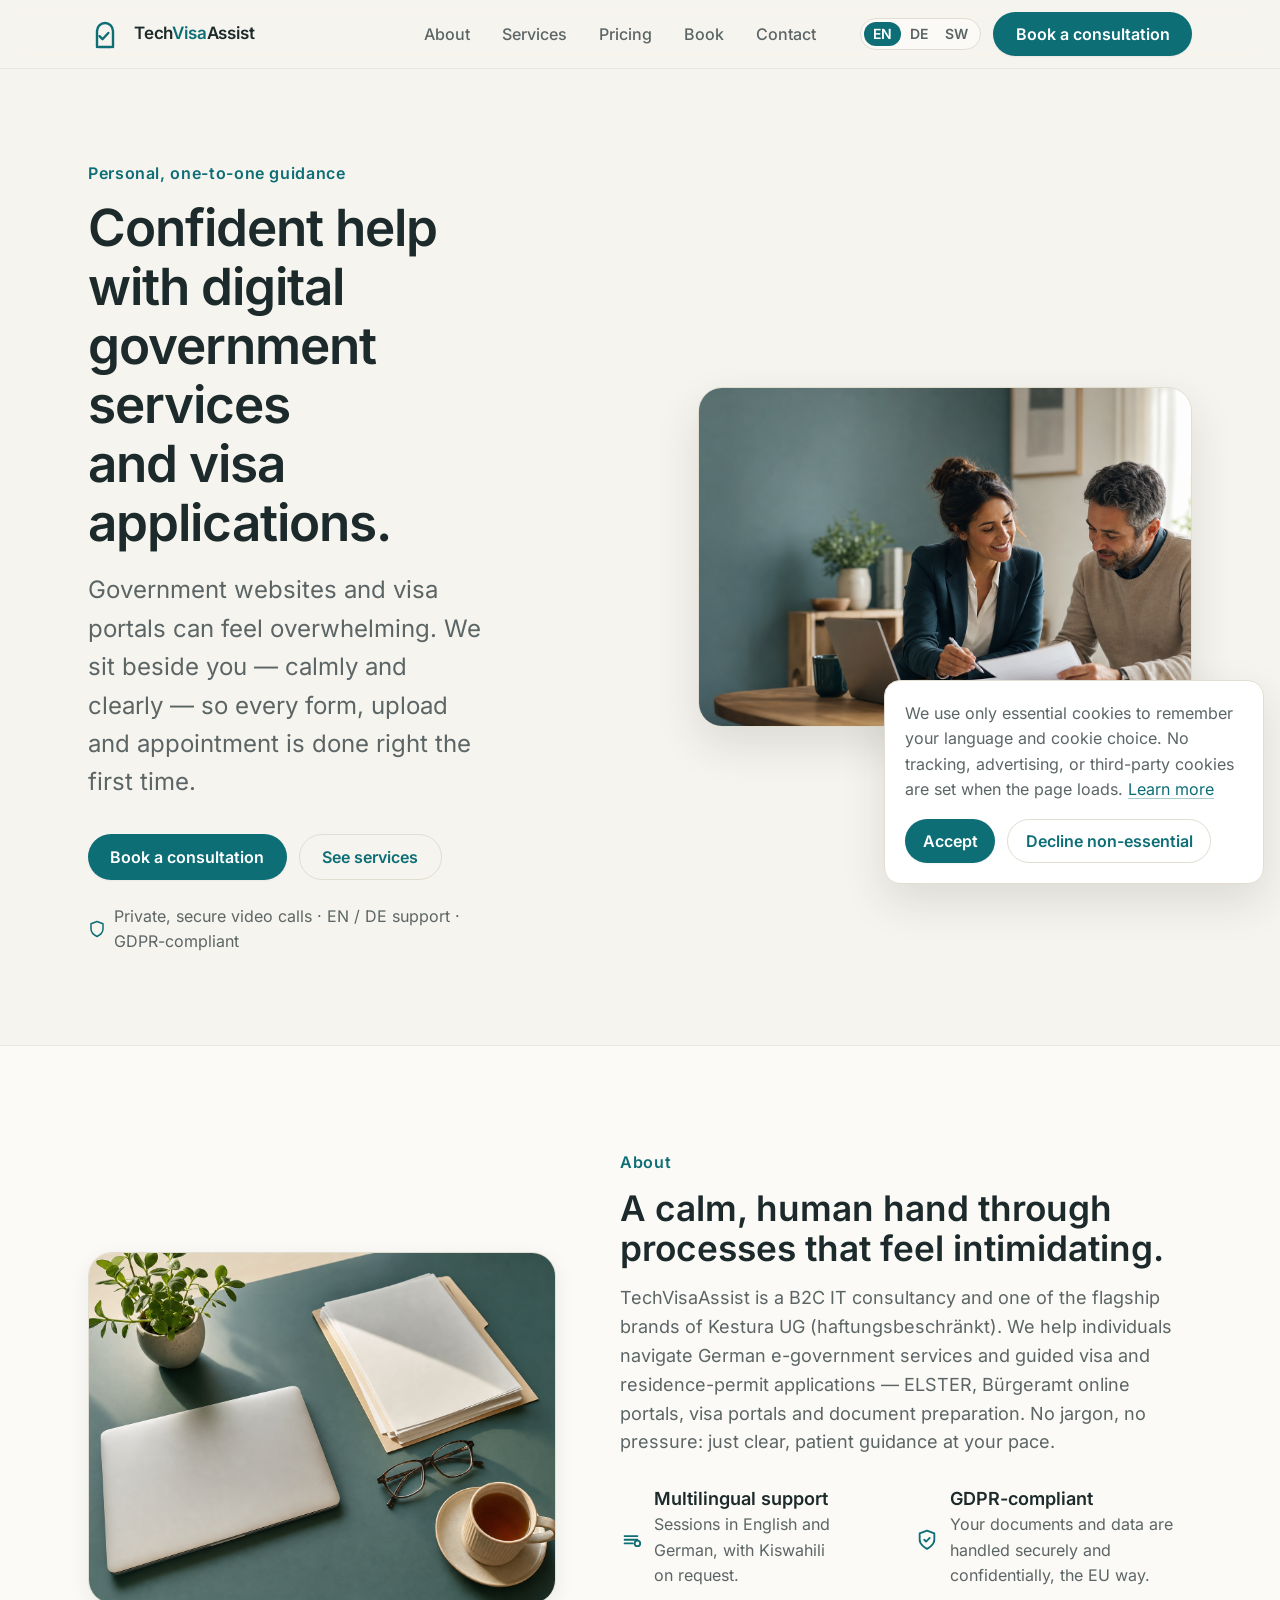
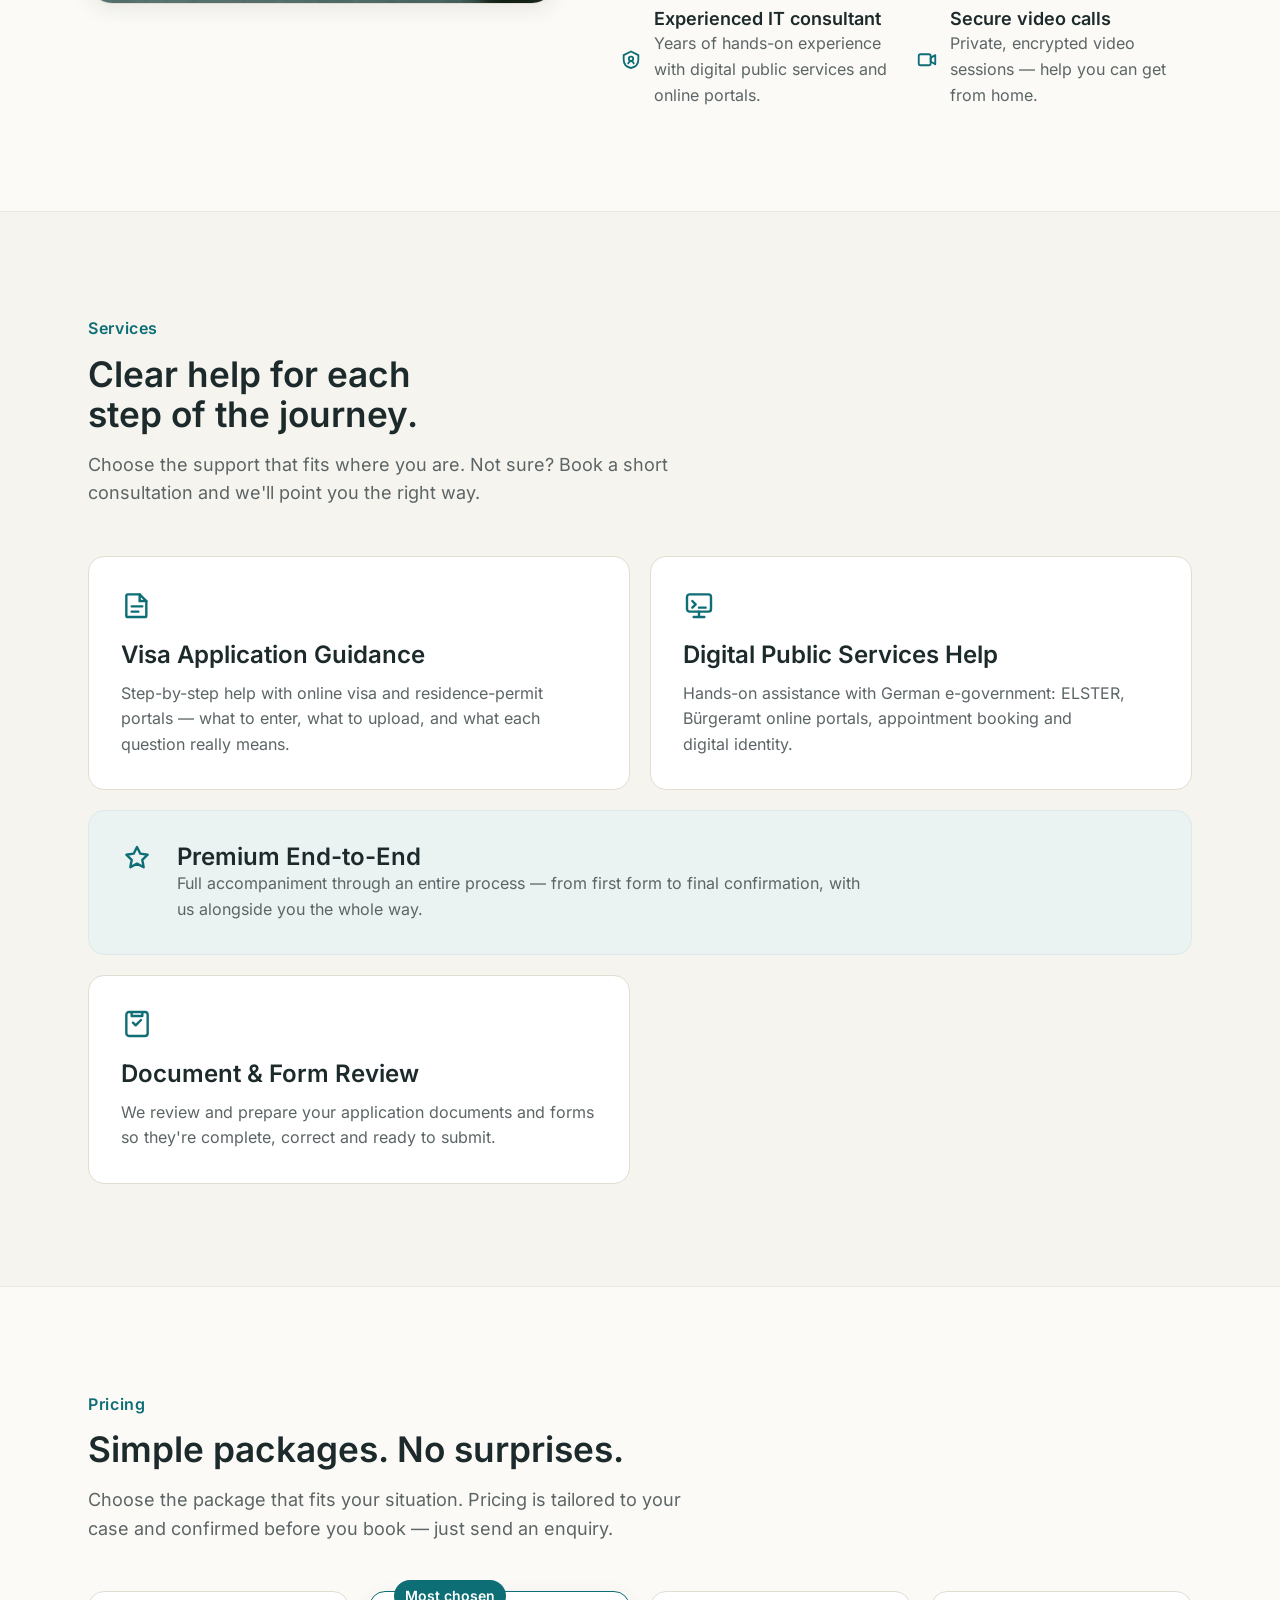
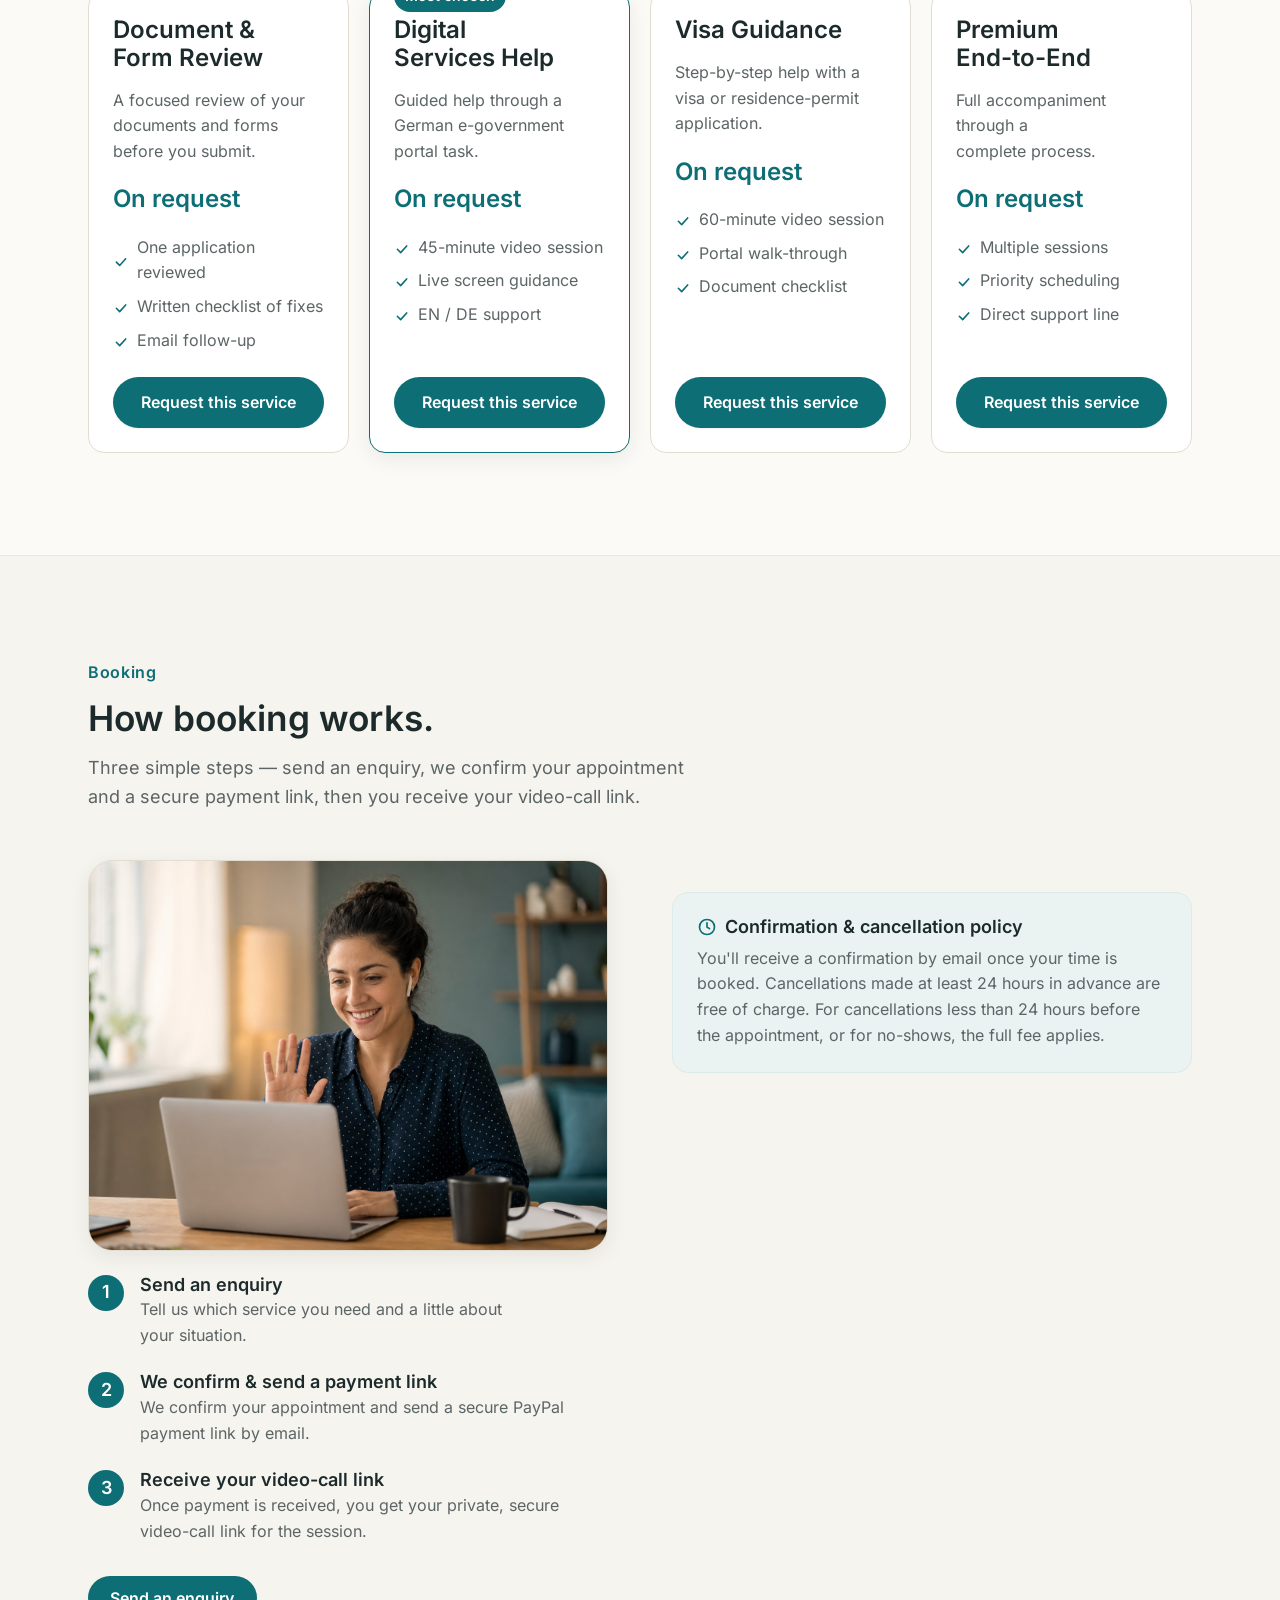
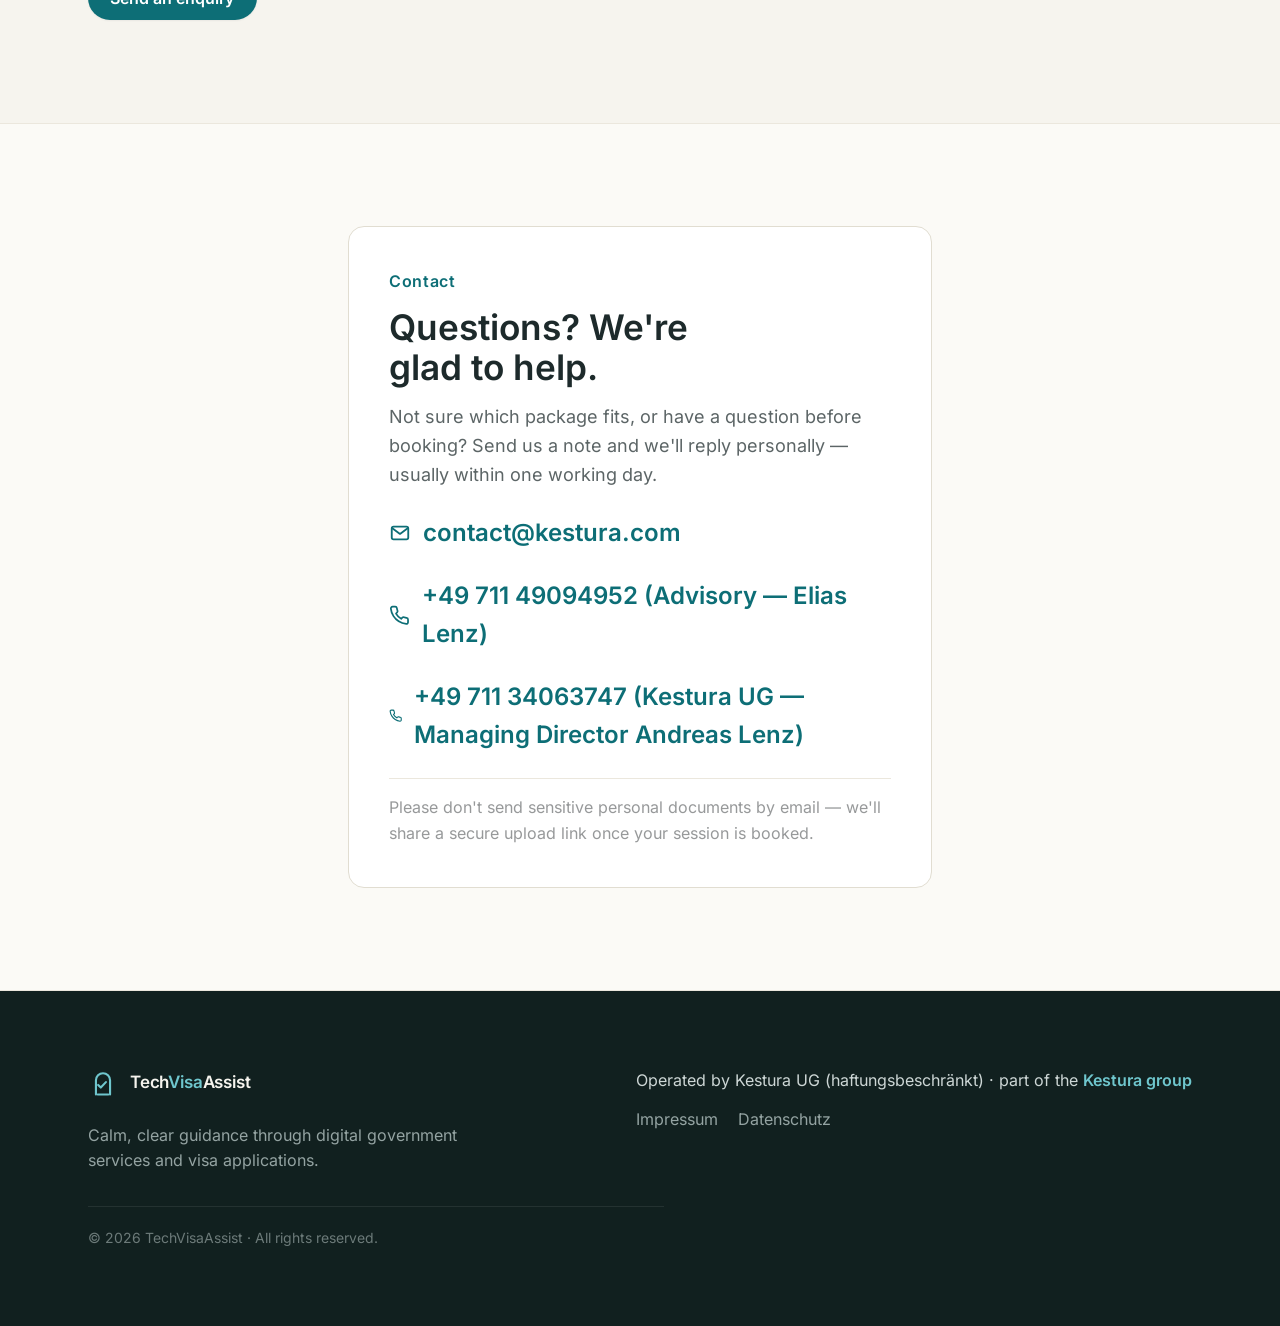
<file: index.html>
<!DOCTYPE html>
<html lang="en">
<head>
  <meta charset="UTF-8" />
  <meta name="viewport" content="width=device-width, initial-scale=1.0" />
  <title data-i18n="meta.title">TechVisaAssist — Visa &amp; Digital Government Support</title>
  <meta name="description" content="One-to-one help with German visas, residence permits, ELSTER and Bürgeramt services. EN / DE / SW, GDPR-compliant. A Kestura UG service." />
  <meta name="author" content="Kestura UG (haftungsbeschränkt)" />
  <link rel="canonical" href="https://techvisaassist.com/" />
  <meta property="og:title" content="TechVisaAssist by Kestura — Professional immigration & digital-government support" />
  <meta property="og:description" content="Professional immigration support and guided help with German digital public services. A Kestura UG service." />
  <meta property="og:type" content="website" />
  <meta property="og:url" content="https://techvisaassist.com/" />
  <meta property="og:site_name" content="TechVisaAssist by Kestura" />
  <meta name="twitter:card" content="summary" />
  <meta name="twitter:title" content="TechVisaAssist by Kestura — Professional immigration & digital-government support" />
  <meta name="twitter:description" content="Professional immigration support and guided help with German digital public services. A Kestura UG service." />

  <!-- Fonts: Inter, self-hosted in /fonts (no third-party requests) -->
  <meta http-equiv="Content-Security-Policy" content="default-src 'self'; script-src 'self'; style-src 'self' 'unsafe-inline'; img-src 'self' data:; font-src 'self'; connect-src 'self'; object-src 'none'; base-uri 'self'; form-action 'self' mailto:" />
  <meta name="referrer" content="strict-origin-when-cross-origin" />

  <link rel="stylesheet" href="styles.css" />
  <link rel="icon" href="/favicon.ico" sizes="any" />
  <link rel="icon" href="/favicon.svg" type="image/svg+xml" />
  <link rel="icon" href="/favicon-32x32.png" sizes="32x32" type="image/png" />
  <link rel="apple-touch-icon" sizes="180x180" href="/apple-touch-icon.png" />
</head>
<body>
  <a class="skip-link" href="#main">Skip to content</a>

  <!-- ============ HEADER / NAV ============ -->
  <header class="site-header">
    <div class="container">
      <nav class="nav" aria-label="Primary">
        <a class="brand" href="#top" aria-label="TechVisaAssist home">
          <!-- Logo: a stylized doorway/arch with a checkmark inside — guidance & safe passage through a process -->
          <svg class="logo" width="34" height="34" viewBox="0 0 34 34" fill="none" aria-hidden="true" role="img">
            <path d="M9 30V14a8 8 0 0 1 16 0v16" stroke="currentColor" stroke-width="2.4" stroke-linecap="round"/>
            <path d="M11 30h12" stroke="currentColor" stroke-width="2.4" stroke-linecap="round"/>
            <path d="M11.5 19.2l3 3 5.8-6.2" stroke="currentColor" stroke-width="2.4" stroke-linecap="round" stroke-linejoin="round"/>
          </svg>
          <span class="brand-name">Tech<b>Visa</b>Assist</span>
        </a>

        <ul class="nav-links" id="navLinks">
          <li><a href="#about" data-i18n="nav.about">About</a></li>
          <li><a href="#services" data-i18n="nav.services">Services</a></li>
          <li><a href="#pricing" data-i18n="nav.pricing">Pricing</a></li>
          <li><a href="#booking" data-i18n="nav.book">Book</a></li>
          <li><a href="#contact" data-i18n="nav.contact">Contact</a></li>
          <li><a class="btn btn--primary nav-cta-mobile" href="#booking" data-i18n="nav.cta">Book a consultation</a></li>
        </ul>

        <div class="nav-end">
          <div class="lang-switch" role="group" aria-label="Language / Sprache">
            <button type="button" data-lang="en" aria-pressed="true" title="English">EN</button>
            <button type="button" data-lang="de" aria-pressed="false" title="Deutsch">DE</button>
            <button type="button" data-lang="sw" aria-pressed="false" title="Kiswahili">SW</button>
          </div>
          <a class="btn btn--primary nav-cta-desktop" href="#booking" data-i18n="nav.cta">Book a consultation</a>
          <button class="nav-toggle" type="button" id="navToggle" aria-expanded="false" aria-controls="navLinks" data-i18n-attr="aria-label:nav.menu">
            <svg width="24" height="24" viewBox="0 0 24 24" fill="none" stroke="currentColor" stroke-width="2" aria-hidden="true"><path d="M3 6h18M3 12h18M3 18h18" stroke-linecap="round"/></svg>
          </button>
        </div>
      </nav>
    </div>
  </header>

  <main id="main">
    <span id="top"></span>

    <!-- ============ HERO ============ -->
    <section class="hero" aria-labelledby="hero-title">
      <div class="container">
        <div class="hero-grid">
          <div class="hero-copy">
            <span class="eyebrow" data-i18n="hero.eyebrow">Personal, one-to-one guidance</span>
            <h1 id="hero-title" data-i18n="hero.title">Confident help with digital government services and visa applications.</h1>
            <p class="lead" data-i18n="hero.subtitle">Government websites and visa portals can feel overwhelming. We sit beside you — calmly and clearly — so every form, upload and appointment is done right the first time.</p>
            <div class="hero-actions">
              <a class="btn btn--primary" href="#booking" data-i18n="hero.cta_primary">Book a consultation</a>
              <a class="btn btn--ghost" href="#services" data-i18n="hero.cta_secondary">See services</a>
            </div>
            <p class="hero-trust">
              <svg width="18" height="18" viewBox="0 0 24 24" fill="none" stroke="currentColor" stroke-width="2" aria-hidden="true"><path d="M12 22s8-4 8-10V5l-8-3-8 3v7c0 6 8 10 8 10z" stroke-linejoin="round"/></svg>
              <span data-i18n="hero.trust">Private, secure video calls · EN / DE support · GDPR-compliant</span>
            </p>
          </div>
          <div class="hero-media">
            <img src="assets/hero.png" width="1456" height="816"
                 alt="A consultant calmly helping a person review documents at a desk"
                 data-i18n-attr="alt:hero.image_alt" fetchpriority="high" decoding="async" />
          </div>
        </div>
      </div>
    </section>

    <!-- ============ ABOUT ============ -->
    <section class="about" id="about" aria-labelledby="about-title">
      <div class="container">
        <div class="about-grid">
          <div class="about-media">
            <img src="assets/about.png" width="1311" height="983" loading="lazy" decoding="async"
                 alt="A tidy desk with a laptop, documents, glasses and a cup of tea"
                 data-i18n-attr="alt:about.image_alt" />
          </div>
          <div>
            <span class="eyebrow" data-i18n="about.eyebrow">About</span>
            <h2 id="about-title" data-i18n="about.title">A calm, human hand through processes that feel intimidating.</h2>
            <p class="about-body" data-i18n="about.body">TechVisaAssist is a B2C IT consultancy and one of the flagship brands of Kestura UG (haftungsbeschränkt). We help individuals navigate German e-government services and guided visa and residence-permit applications — ELSTER, Bürgeramt online portals, visa portals and document preparation. No jargon, no pressure: just clear, patient guidance at your pace.</p>
            <ul class="trust-points" role="list">
              <li>
                <svg class="tp-icon" width="22" height="22" viewBox="0 0 24 24" fill="none" stroke="currentColor" stroke-width="2" aria-hidden="true"><path d="M5 8h14M5 12h14M5 16h9" stroke-linecap="round"/><circle cx="19" cy="16" r="3"/></svg>
                <div>
                  <h3 data-i18n="about.point1_title">Multilingual support</h3>
                  <p data-i18n="about.point1_body">Sessions in English and German, with Kiswahili on request.</p>
                </div>
              </li>
              <li>
                <svg class="tp-icon" width="22" height="22" viewBox="0 0 24 24" fill="none" stroke="currentColor" stroke-width="2" aria-hidden="true"><path d="M12 22s8-4 8-10V5l-8-3-8 3v7c0 6 8 10 8 10z" stroke-linejoin="round"/><path d="M9 12l2 2 4-4" stroke-linecap="round" stroke-linejoin="round"/></svg>
                <div>
                  <h3 data-i18n="about.point2_title">GDPR-compliant</h3>
                  <p data-i18n="about.point2_body">Your documents and data are handled securely and confidentially, the EU way.</p>
                </div>
              </li>
              <li>
                <svg class="tp-icon" width="22" height="22" viewBox="0 0 24 24" fill="none" stroke="currentColor" stroke-width="2" aria-hidden="true"><path d="M12 3l8 4v5c0 5-3.5 8-8 9-4.5-1-8-4-8-9V7z" stroke-linejoin="round"/><circle cx="12" cy="11" r="2.4"/><path d="M9 16c.6-1.6 1.8-2.4 3-2.4s2.4.8 3 2.4" stroke-linecap="round"/></svg>
                <div>
                  <h3 data-i18n="about.point3_title">Experienced IT consultant</h3>
                  <p data-i18n="about.point3_body">Years of hands-on experience with digital public services and online portals.</p>
                </div>
              </li>
              <li>
                <svg class="tp-icon" width="22" height="22" viewBox="0 0 24 24" fill="none" stroke="currentColor" stroke-width="2" aria-hidden="true"><rect x="3" y="6" width="13" height="12" rx="2"/><path d="M16 10l5-3v10l-5-3z" stroke-linejoin="round"/></svg>
                <div>
                  <h3 data-i18n="about.point4_title">Secure video calls</h3>
                  <p data-i18n="about.point4_body">Private, encrypted video sessions — help you can get from home.</p>
                </div>
              </li>
            </ul>
          </div>
        </div>
      </div>
    </section>

    <!-- ============ SERVICES ============ -->
    <section class="services" id="services" aria-labelledby="services-title">
      <div class="container">
        <div class="section-head">
          <span class="eyebrow" data-i18n="services.eyebrow">Services</span>
          <h2 id="services-title" data-i18n="services.title">Clear help for each step of the journey.</h2>
          <p data-i18n="services.subtitle">Choose the support that fits where you are. Not sure? Book a short consultation and we'll point you the right way.</p>
        </div>
        <div class="services-grid">
          <article class="service-card">
            <svg class="s-icon" viewBox="0 0 24 24" fill="none" stroke="currentColor" stroke-width="1.8" aria-hidden="true"><path d="M5 4h9l5 5v11a1 1 0 0 1-1 1H5a1 1 0 0 1-1-1V5a1 1 0 0 1 1-1z" stroke-linejoin="round"/><path d="M14 4v5h5M8 13h8M8 17h5" stroke-linecap="round"/></svg>
            <h3 data-i18n="services.s1_title">Visa Application Guidance</h3>
            <p data-i18n="services.s1_body">Step-by-step help with online visa and residence-permit portals — what to enter, what to upload, and what each question really means.</p>
          </article>
          <article class="service-card">
            <svg class="s-icon" viewBox="0 0 24 24" fill="none" stroke="currentColor" stroke-width="1.8" aria-hidden="true"><rect x="3" y="4" width="18" height="13" rx="2"/><path d="M8 21h8M12 17v4" stroke-linecap="round"/><path d="M7 9l2.5 2.5L7 14M12 14h5" stroke-linecap="round" stroke-linejoin="round"/></svg>
            <h3 data-i18n="services.s2_title">Digital Public Services Help</h3>
            <p data-i18n="services.s2_body">Hands-on assistance with German e-government: ELSTER, Bürgeramt online portals, appointment booking and digital identity.</p>
          </article>
          <article class="service-card service-card--feature">
            <svg class="s-icon" viewBox="0 0 24 24" fill="none" stroke="currentColor" stroke-width="1.8" aria-hidden="true"><path d="M12 3l2.5 5 5.5.8-4 3.9 1 5.5-5-2.7-5 2.7 1-5.5-4-3.9 5.5-.8z" stroke-linejoin="round"/></svg>
            <div class="s-body">
              <h3 data-i18n="services.s4_title">Premium End-to-End</h3>
              <p data-i18n="services.s4_body">Full accompaniment through an entire process — from first form to final confirmation, with us alongside you the whole way.</p>
            </div>
          </article>
          <article class="service-card">
            <svg class="s-icon" viewBox="0 0 24 24" fill="none" stroke="currentColor" stroke-width="1.8" aria-hidden="true"><path d="M9 11l2 2 4-4" stroke-linecap="round" stroke-linejoin="round"/><rect x="4" y="3" width="16" height="18" rx="2"/><path d="M8 3v3h8V3" stroke-linejoin="round"/></svg>
            <h3 data-i18n="services.s3_title">Document &amp; Form Review</h3>
            <p data-i18n="services.s3_body">We review and prepare your application documents and forms so they're complete, correct and ready to submit.</p>
          </article>
        </div>
      </div>
    </section>

    <!-- ============ PRICING ============ -->
    <section class="pricing" id="pricing" aria-labelledby="pricing-title">
      <div class="container">
        <div class="section-head">
          <span class="eyebrow" data-i18n="pricing.eyebrow">Pricing</span>
          <h2 id="pricing-title" data-i18n="pricing.title">Simple packages. No surprises.</h2>
          <p data-i18n="pricing.subtitle">Choose the package that fits your situation. Pricing is tailored to your case and confirmed before you book — just send an enquiry.</p>
        </div>
        <div class="pricing-grid">

          <!-- PACKAGE 1 -->
          <article class="price-card">
            <h3 data-i18n="pricing.p1_title">Document &amp; Form Review</h3>
            <p class="price-desc" data-i18n="pricing.p1_desc">A focused review of your documents and forms before you submit.</p>
            <div class="price-amount"><span class="on-request" data-i18n="pricing.on_request">On request</span></div>
            <ul class="price-features" role="list">
              <li><svg width="16" height="16" viewBox="0 0 24 24" fill="none" stroke="currentColor" stroke-width="2.4" aria-hidden="true"><path d="M5 12l5 5 9-10" stroke-linecap="round" stroke-linejoin="round"/></svg><span data-i18n="pricing.p1_f1">One application reviewed</span></li>
              <li><svg width="16" height="16" viewBox="0 0 24 24" fill="none" stroke="currentColor" stroke-width="2.4" aria-hidden="true"><path d="M5 12l5 5 9-10" stroke-linecap="round" stroke-linejoin="round"/></svg><span data-i18n="pricing.p1_f2">Written checklist of fixes</span></li>
              <li><svg width="16" height="16" viewBox="0 0 24 24" fill="none" stroke="currentColor" stroke-width="2.4" aria-hidden="true"><path d="M5 12l5 5 9-10" stroke-linecap="round" stroke-linejoin="round"/></svg><span data-i18n="pricing.p1_f3">Email follow-up</span></li>
            </ul>
            <div class="price-cta-area">
              <a class="btn btn--primary btn--block" href="#contact" data-i18n="pricing.cta">Request this service</a>
            </div>
          </article>

          <!-- PACKAGE 2 (featured) -->
          <article class="price-card price-card--featured">
            <span class="price-badge" data-i18n="pricing.popular">Most chosen</span>
            <h3 data-i18n="pricing.p2_title">Digital Services Help</h3>
            <p class="price-desc" data-i18n="pricing.p2_desc">Guided help through a German e-government portal task.</p>
            <div class="price-amount"><span class="on-request" data-i18n="pricing.on_request">On request</span></div>
            <ul class="price-features" role="list">
              <li><svg width="16" height="16" viewBox="0 0 24 24" fill="none" stroke="currentColor" stroke-width="2.4" aria-hidden="true"><path d="M5 12l5 5 9-10" stroke-linecap="round" stroke-linejoin="round"/></svg><span data-i18n="pricing.p2_f1">45-minute video session</span></li>
              <li><svg width="16" height="16" viewBox="0 0 24 24" fill="none" stroke="currentColor" stroke-width="2.4" aria-hidden="true"><path d="M5 12l5 5 9-10" stroke-linecap="round" stroke-linejoin="round"/></svg><span data-i18n="pricing.p2_f2">Live screen guidance</span></li>
              <li><svg width="16" height="16" viewBox="0 0 24 24" fill="none" stroke="currentColor" stroke-width="2.4" aria-hidden="true"><path d="M5 12l5 5 9-10" stroke-linecap="round" stroke-linejoin="round"/></svg><span data-i18n="pricing.p2_f3">EN / DE support</span></li>
            </ul>
            <div class="price-cta-area">
              <a class="btn btn--primary btn--block" href="#contact" data-i18n="pricing.cta">Request this service</a>
            </div>
          </article>

          <!-- PACKAGE 3 -->
          <article class="price-card">
            <h3 data-i18n="pricing.p3_title">Visa Guidance</h3>
            <p class="price-desc" data-i18n="pricing.p3_desc">Step-by-step help with a visa or residence-permit application.</p>
            <div class="price-amount"><span class="on-request" data-i18n="pricing.on_request">On request</span></div>
            <ul class="price-features" role="list">
              <li><svg width="16" height="16" viewBox="0 0 24 24" fill="none" stroke="currentColor" stroke-width="2.4" aria-hidden="true"><path d="M5 12l5 5 9-10" stroke-linecap="round" stroke-linejoin="round"/></svg><span data-i18n="pricing.p3_f1">60-minute video session</span></li>
              <li><svg width="16" height="16" viewBox="0 0 24 24" fill="none" stroke="currentColor" stroke-width="2.4" aria-hidden="true"><path d="M5 12l5 5 9-10" stroke-linecap="round" stroke-linejoin="round"/></svg><span data-i18n="pricing.p3_f2">Portal walk-through</span></li>
              <li><svg width="16" height="16" viewBox="0 0 24 24" fill="none" stroke="currentColor" stroke-width="2.4" aria-hidden="true"><path d="M5 12l5 5 9-10" stroke-linecap="round" stroke-linejoin="round"/></svg><span data-i18n="pricing.p3_f3">Document checklist</span></li>
            </ul>
            <div class="price-cta-area">
              <a class="btn btn--primary btn--block" href="#contact" data-i18n="pricing.cta">Request this service</a>
            </div>
          </article>

          <!-- PACKAGE 4 -->
          <article class="price-card">
            <h3 data-i18n="pricing.p4_title">Premium End-to-End</h3>
            <p class="price-desc" data-i18n="pricing.p4_desc">Full accompaniment through a complete process.</p>
            <div class="price-amount"><span class="on-request" data-i18n="pricing.on_request">On request</span></div>
            <ul class="price-features" role="list">
              <li><svg width="16" height="16" viewBox="0 0 24 24" fill="none" stroke="currentColor" stroke-width="2.4" aria-hidden="true"><path d="M5 12l5 5 9-10" stroke-linecap="round" stroke-linejoin="round"/></svg><span data-i18n="pricing.p4_f1">Multiple sessions</span></li>
              <li><svg width="16" height="16" viewBox="0 0 24 24" fill="none" stroke="currentColor" stroke-width="2.4" aria-hidden="true"><path d="M5 12l5 5 9-10" stroke-linecap="round" stroke-linejoin="round"/></svg><span data-i18n="pricing.p4_f2">Priority scheduling</span></li>
              <li><svg width="16" height="16" viewBox="0 0 24 24" fill="none" stroke="currentColor" stroke-width="2.4" aria-hidden="true"><path d="M5 12l5 5 9-10" stroke-linecap="round" stroke-linejoin="round"/></svg><span data-i18n="pricing.p4_f3">Direct support line</span></li>
            </ul>
            <div class="price-cta-area">
              <a class="btn btn--primary btn--block" href="#contact" data-i18n="pricing.cta">Request this service</a>
            </div>
          </article>

        </div>
      </div>
    </section>

    <!-- ============ BOOKING ============ -->
    <section class="booking" id="booking" aria-labelledby="booking-title">
      <div class="container">
        <div class="section-head">
          <span class="eyebrow" data-i18n="booking.eyebrow">Booking</span>
          <h2 id="booking-title" data-i18n="booking.title">How booking works.</h2>
          <p data-i18n="booking.subtitle">Three simple steps — send an enquiry, we confirm your appointment and a secure payment link, then you receive your video-call link.</p>
        </div>
        <div class="booking-grid">
          <div>
            <div class="booking-media">
              <img src="assets/booking.png" width="1311" height="983" loading="lazy" decoding="async"
                   alt="A person having a friendly, secure video consultation from home" />
            </div>
            <ol class="steps">
              <li>
                <span class="step-num">1</span>
                <div>
                  <h3 data-i18n="booking.step1_title">Send an enquiry</h3>
                  <p data-i18n="booking.step1_body">Tell us which service you need and a little about your situation.</p>
                </div>
              </li>
              <li>
                <span class="step-num">2</span>
                <div>
                  <h3 data-i18n="booking.step2_title">We confirm &amp; send a payment link</h3>
                  <p data-i18n="booking.step2_body">We confirm your appointment and send a secure PayPal payment link by email.</p>
                </div>
              </li>
              <li>
                <span class="step-num">3</span>
                <div>
                  <h3 data-i18n="booking.step3_title">Receive your video-call link</h3>
                  <p data-i18n="booking.step3_body">Once payment is received, you get your private, secure video-call link for the session.</p>
                </div>
              </li>
            </ol>
            <div class="booking-cta">
              <a class="btn btn--primary" href="#contact" data-i18n="booking.cta">Send an enquiry</a>
            </div>
          </div>

          <div>
            <div class="policy">
              <h3>
                <svg width="20" height="20" viewBox="0 0 24 24" fill="none" stroke="currentColor" stroke-width="2" aria-hidden="true"><circle cx="12" cy="12" r="9"/><path d="M12 7v5l3 2" stroke-linecap="round" stroke-linejoin="round"/></svg>
                <span data-i18n="booking.policy_title">Confirmation &amp; cancellation policy</span>
              </h3>
              <p data-i18n="booking.policy_body">You'll receive a confirmation by email once your time is booked. Cancellations made at least 24 hours in advance are free of charge. For cancellations less than 24 hours before the appointment, or for no-shows, the full fee applies.</p>
            </div>
          </div>
        </div>
      </div>
    </section>

    <!-- ============ CONTACT ============ -->
    <section class="contact" id="contact" aria-labelledby="contact-title">
      <div class="container container--narrow">
        <div class="contact-card">
          <span class="eyebrow" data-i18n="contact.eyebrow">Contact</span>
          <h2 id="contact-title" data-i18n="contact.title">Questions? We're glad to help.</h2>
          <p class="contact-body" data-i18n="contact.body">Not sure which package fits, or have a question before booking? Send us a note and we'll reply personally — usually within one working day.</p>
          <a class="contact-email" href="mailto:contact@kestura.com?subject=Enquiry%20%E2%80%94%20TechVisaAssist">
            <svg width="22" height="22" viewBox="0 0 24 24" fill="none" stroke="currentColor" stroke-width="2" aria-hidden="true"><rect x="3" y="5" width="18" height="14" rx="2"/><path d="M4 7l8 6 8-6" stroke-linecap="round" stroke-linejoin="round"/></svg>
            contact@kestura.com
          </a>
          <a class="contact-email" href="tel:+4971149094952">
            <svg width="22" height="22" viewBox="0 0 24 24" fill="none" stroke="currentColor" stroke-width="2" aria-hidden="true"><path d="M22 16.92v3a2 2 0 0 1-2.18 2 19.79 19.79 0 0 1-8.63-3.07 19.5 19.5 0 0 1-6-6 19.79 19.79 0 0 1-3.07-8.67A2 2 0 0 1 4.11 2h3a2 2 0 0 1 2 1.72c.127.96.362 1.903.7 2.81a2 2 0 0 1-.45 2.11L8.09 9.91a16 16 0 0 0 6 6l1.27-1.27a2 2 0 0 1 2.11-.45c.907.338 1.85.573 2.81.7A2 2 0 0 1 22 16.92z" stroke-linecap="round" stroke-linejoin="round"/></svg>
            <span>+49 711 49094952 <span class="contact-role" data-i18n="contact.phone_advisory">(Advisory — Elias Lenz)</span></span>
          </a>
          <a class="contact-email" href="tel:+4971134063747">
            <svg width="22" height="22" viewBox="0 0 24 24" fill="none" stroke="currentColor" stroke-width="2" aria-hidden="true"><path d="M22 16.92v3a2 2 0 0 1-2.18 2 19.79 19.79 0 0 1-8.63-3.07 19.5 19.5 0 0 1-6-6 19.79 19.79 0 0 1-3.07-8.67A2 2 0 0 1 4.11 2h3a2 2 0 0 1 2 1.72c.127.96.362 1.903.7 2.81a2 2 0 0 1-.45 2.11L8.09 9.91a16 16 0 0 0 6 6l1.27-1.27a2 2 0 0 1 2.11-.45c.907.338 1.85.573 2.81.7A2 2 0 0 1 22 16.92z" stroke-linecap="round" stroke-linejoin="round"/></svg>
            <span>+49 711 34063747 <span class="contact-role" data-i18n="contact.phone_management">(Kestura UG — Managing Director Andreas Lenz)</span></span>
          </a>
          <p class="contact-note" data-i18n="contact.note">Please don't send sensitive personal documents by email — we'll share a secure upload link once your session is booked.</p>
        </div>
      </div>
    </section>
  </main>

  <!-- ============ FOOTER (hub-and-spoke via Kestura) ============ -->
  <footer class="site-footer">
    <div class="container">
      <div class="footer-grid">
        <div class="footer-brand">
          <a class="brand" href="#top" aria-label="TechVisaAssist home">
            <svg class="logo" width="30" height="30" viewBox="0 0 34 34" fill="none" aria-hidden="true" style="color:#6fc6cd"><path d="M9 30V14a8 8 0 0 1 16 0v16" stroke="currentColor" stroke-width="2.4" stroke-linecap="round"/><path d="M11 30h12" stroke="currentColor" stroke-width="2.4" stroke-linecap="round"/><path d="M11.5 19.2l3 3 5.8-6.2" stroke="currentColor" stroke-width="2.4" stroke-linecap="round" stroke-linejoin="round"/></svg>
            <span class="brand-name">Tech<b>Visa</b>Assist</span>
          </a>
          <p class="footer-tagline" data-i18n="footer.tagline">Calm, clear guidance through digital government services and visa applications.</p>
        </div>
        <div class="footer-meta">
          <p class="footer-operated">
            <span data-i18n="footer.operated">Operated by Kestura UG (haftungsbeschränkt) · part of the</span>
            <a href="https://kestura.com" target="_blank" rel="noopener" data-i18n="footer.group_link">Kestura group</a>
          </p>
          <ul class="footer-links" role="list">
            <li><a href="impressum.html" data-i18n="footer.impressum">Impressum</a></li>
            <li><a href="datenschutz.html" data-i18n="footer.datenschutz">Datenschutz</a></li>
          </ul>
        </div>
      </div>
      <p class="footer-rights">© <span id="year"></span> TechVisaAssist · <span data-i18n="footer.rights">All rights reserved.</span></p>
    </div>
  </footer>

  <!-- ============ COOKIE CONSENT BANNER ============ -->
  <div class="cookie-banner" id="cookieBanner" role="dialog" aria-live="polite" aria-label="Cookie consent">
    <p>
      <span data-i18n="cookie.text">We use only essential cookies to remember your language and cookie choice. No tracking, advertising, or third-party cookies are set when the page loads.</span>
      <a href="datenschutz.html" data-i18n="cookie.learn">Learn more</a>
    </p>
    <div class="cookie-actions">
      <button type="button" class="btn btn--primary btn--small" id="cookieAccept" data-i18n="cookie.accept">Accept</button>
      <button type="button" class="btn btn--ghost btn--small" id="cookieDecline" data-i18n="cookie.decline">Decline non-essential</button>
    </div>
  </div>

  <script src="i18n.js" defer></script>
  <script src="app.js" defer></script>
</body>
</html>
</file>
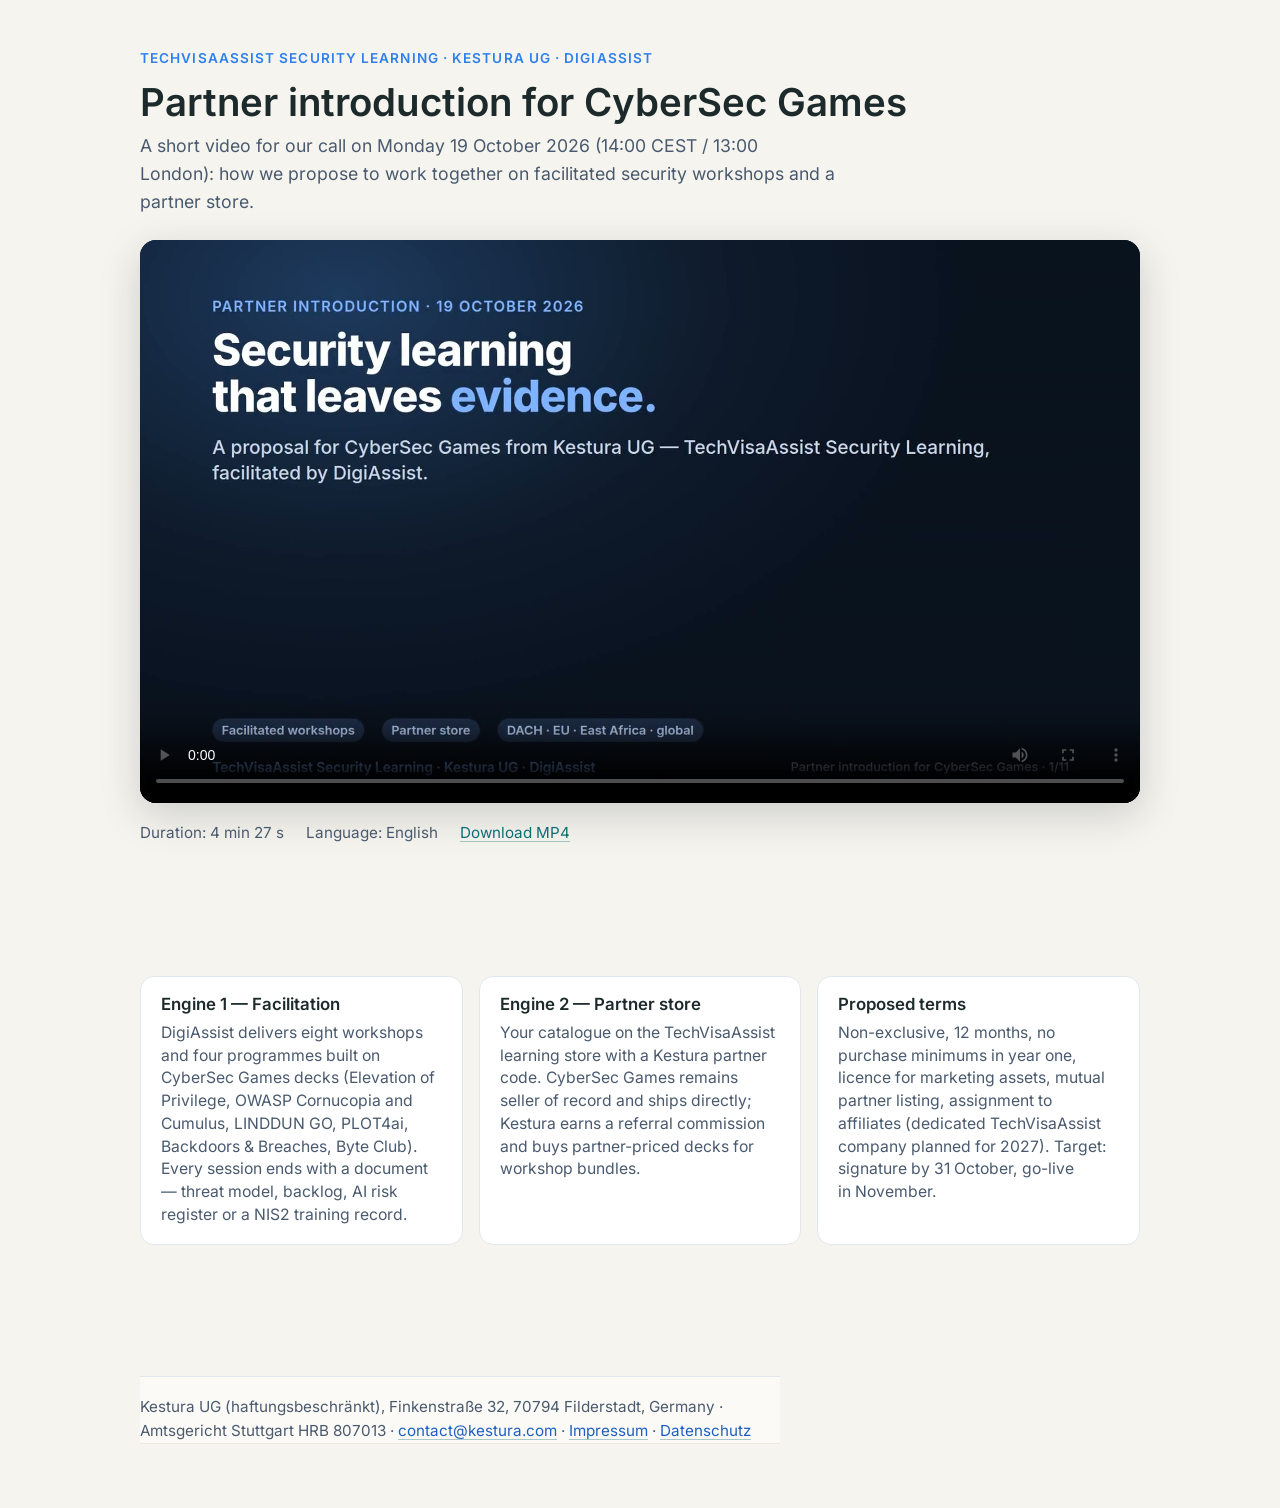
<file: partners/cybersecgames/index.html>
<!DOCTYPE html>
<html lang="en">
<head>
  <meta charset="UTF-8" />
  <meta name="viewport" content="width=device-width, initial-scale=1.0" />
  <title>Partner introduction for CyberSec Games — TechVisaAssist Security Learning</title>
  <meta name="description" content="Introduction video for CyberSec Games: how Kestura UG, DigiAssist and TechVisaAssist propose to work together on facilitated security workshops and a partner store." />
  <meta name="robots" content="noindex, nofollow, noarchive" />
  <meta name="author" content="Kestura UG (haftungsbeschränkt)" />
  <meta http-equiv="Content-Security-Policy" content="default-src 'self'; script-src 'self'; style-src 'self' 'unsafe-inline'; img-src 'self' data:; media-src 'self'; font-src 'self'; connect-src 'self'; object-src 'none'; base-uri 'self'; form-action 'self' mailto:" />
  <meta name="referrer" content="strict-origin-when-cross-origin" />
  <link rel="stylesheet" href="/styles.css" />
  <link rel="icon" href="/favicon.ico" sizes="any" />
  <link rel="icon" href="/favicon.svg" type="image/svg+xml" />
  <style>
    .partner-page { max-width: 1040px; margin: 0 auto; padding: 48px 20px 64px; }
    .partner-page h1 { font-size: clamp(1.6rem, 3.2vw, 2.4rem); line-height: 1.15; margin: 0 0 8px; }
    .partner-page .lead { color: #4a5a6e; font-size: 1.1rem; margin: 0 0 24px; }
    .video-frame { background: #0f1b2d; border-radius: 16px; overflow: hidden; box-shadow: 0 12px 40px rgba(15,27,45,.18); }
    .video-frame video { display: block; width: 100%; height: auto; }
    .meta { display: flex; flex-wrap: wrap; gap: 10px 22px; margin: 18px 0 28px; color: #4a5a6e; font-size: .95rem; }
    .summary { display: grid; grid-template-columns: repeat(auto-fit, minmax(260px, 1fr)); gap: 16px; margin: 0 0 28px; }
    .summary .box { background: #fff; border: 1px solid #e1e7ef; border-radius: 14px; padding: 18px 20px; }
    .summary h2 { font-size: 1.05rem; margin: 0 0 8px; }
    .summary p { margin: 0; color: #4a5a6e; font-size: .98rem; line-height: 1.45; }
    .contact { border-top: 1px solid #e1e7ef; padding-top: 18px; font-size: .95rem; color: #4a5a6e; }
    .contact a { color: #1d5fc2; }
  </style>
</head>
<body>
  <main id="main" class="partner-page">
    <p style="margin:0 0 10px;font-size:.85rem;letter-spacing:.08em;text-transform:uppercase;color:#2f80ed;font-weight:600;">TechVisaAssist Security Learning · Kestura UG · DigiAssist</p>
    <h1>Partner introduction for CyberSec Games</h1>
    <p class="lead">A short video for our call on Monday 19 October 2026 (14:00 CEST / 13:00 London): how we propose to work together on facilitated security workshops and a partner store.</p>

    <div class="video-frame">
      <video controls preload="metadata" poster="poster.jpg" playsinline>
        <source src="intro.mp4" type="video/mp4" />
        Your browser does not support HTML video. <a href="intro.mp4">Download the video (MP4, 20 MB)</a>.
      </video>
    </div>
    <div class="meta">
      <span>Duration: 4 min 27 s</span>
      <span>Language: English</span>
      <span><a href="intro.mp4" download>Download MP4</a></span>
    </div>

    <section class="summary" aria-label="Summary">
      <div class="box"><h2>Engine 1 — Facilitation</h2><p>DigiAssist delivers eight workshops and four programmes built on CyberSec Games decks (Elevation of Privilege, OWASP Cornucopia and Cumulus, LINDDUN GO, PLOT4ai, Backdoors &amp; Breaches, Byte Club). Every session ends with a document — threat model, backlog, AI risk register or a NIS2 training record.</p></div>
      <div class="box"><h2>Engine 2 — Partner store</h2><p>Your catalogue on the TechVisaAssist learning store with a Kestura partner code. CyberSec Games remains seller of record and ships directly; Kestura earns a referral commission and buys partner-priced decks for workshop bundles.</p></div>
      <div class="box"><h2>Proposed terms</h2><p>Non-exclusive, 12 months, no purchase minimums in year one, licence for marketing assets, mutual partner listing, assignment to affiliates (dedicated TechVisaAssist company planned for 2027). Target: signature by 31 October, go-live in November.</p></div>
    </section>

    <p class="contact">Kestura UG (haftungsbeschränkt), Finkenstraße 32, 70794 Filderstadt, Germany · Amtsgericht Stuttgart HRB 807013 · <a href="mailto:contact@kestura.com">contact@kestura.com</a> · <a href="/impressum.html">Impressum</a> · <a href="/datenschutz.html">Datenschutz</a></p>
  </main>
</body>
</html>
</file>
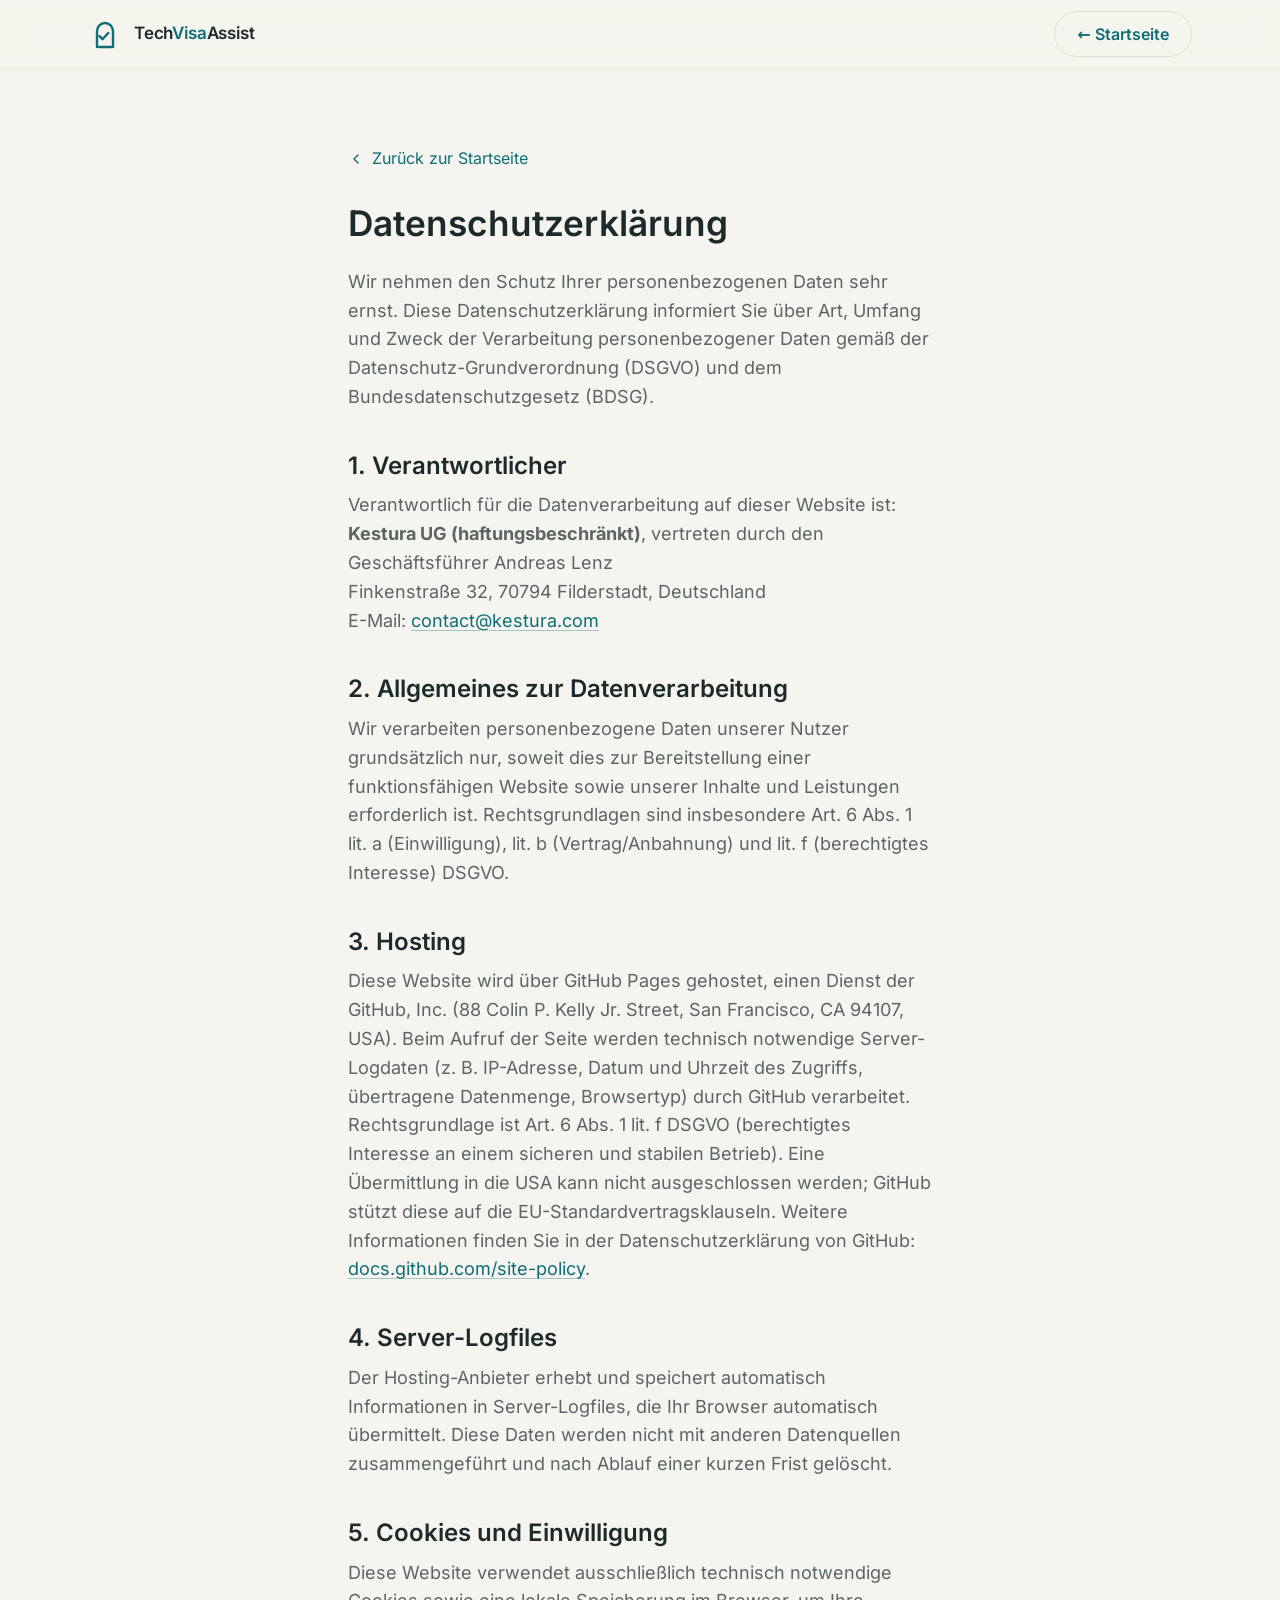
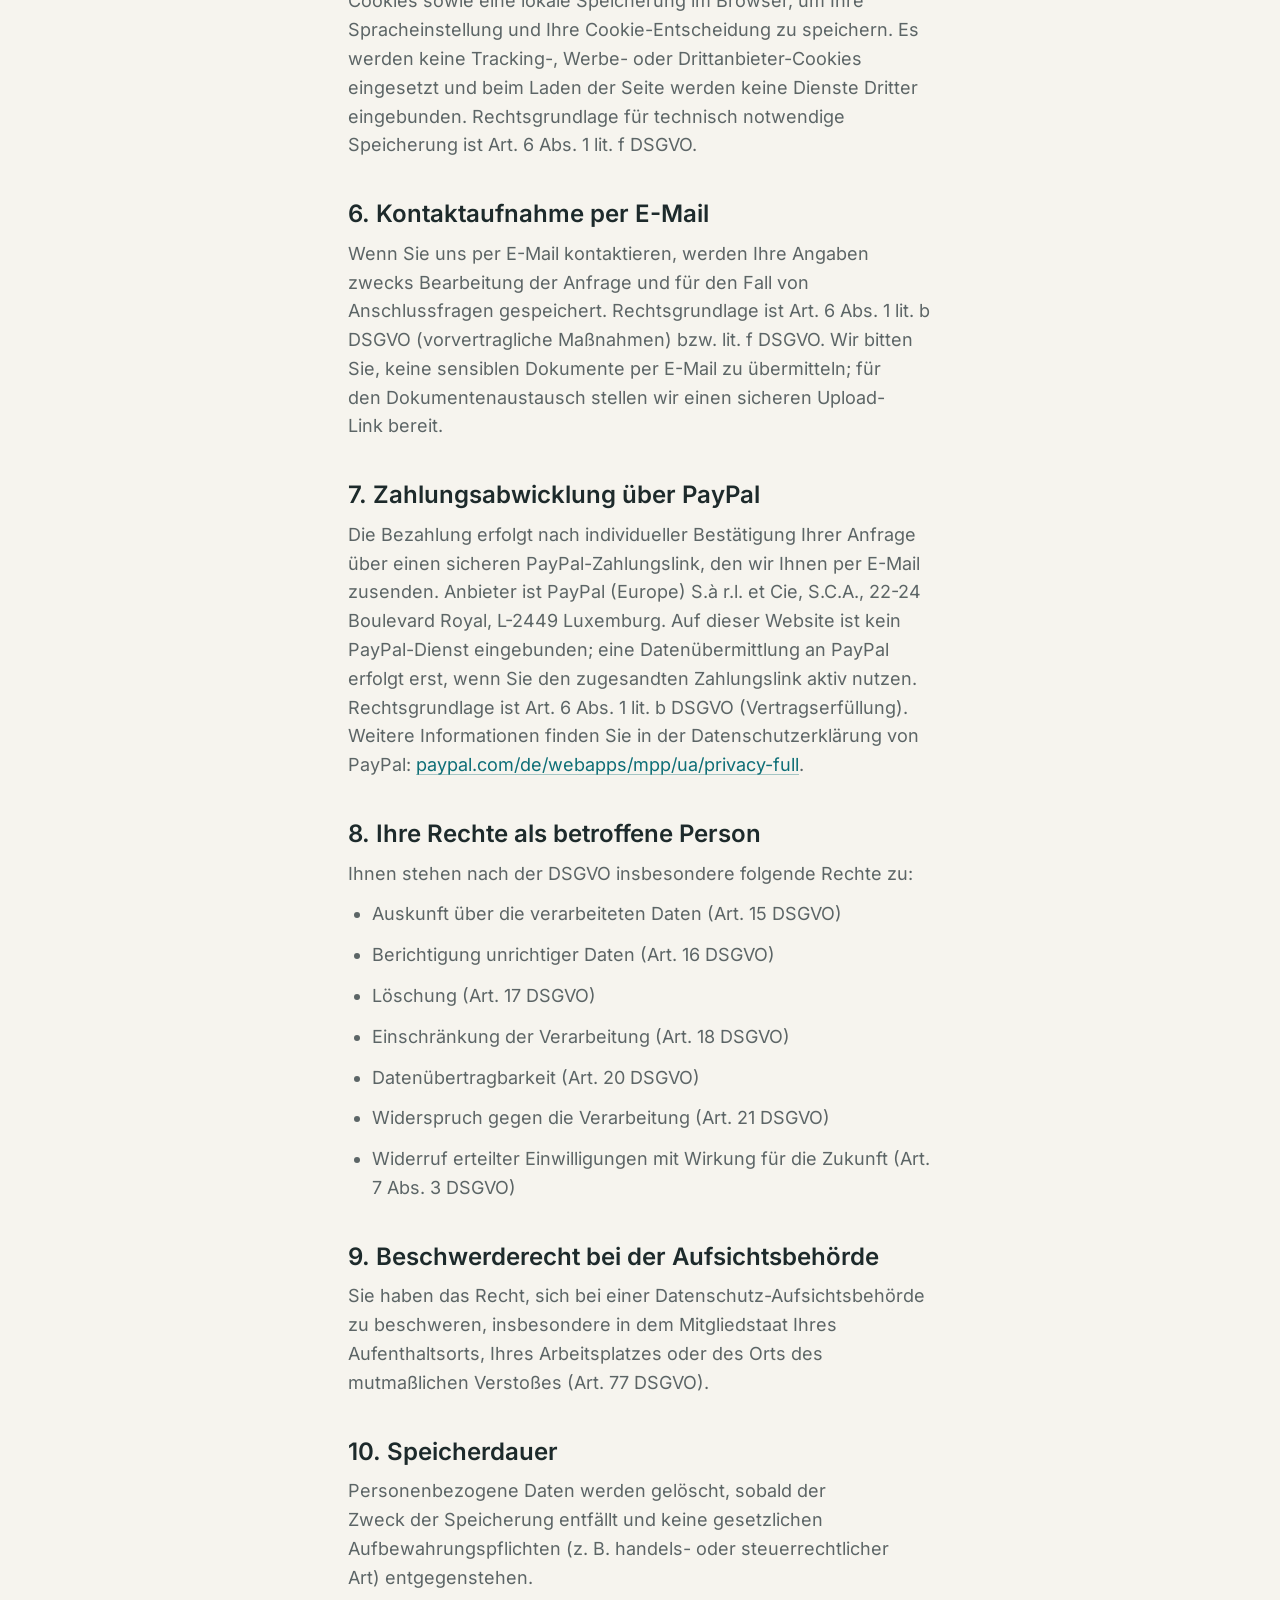
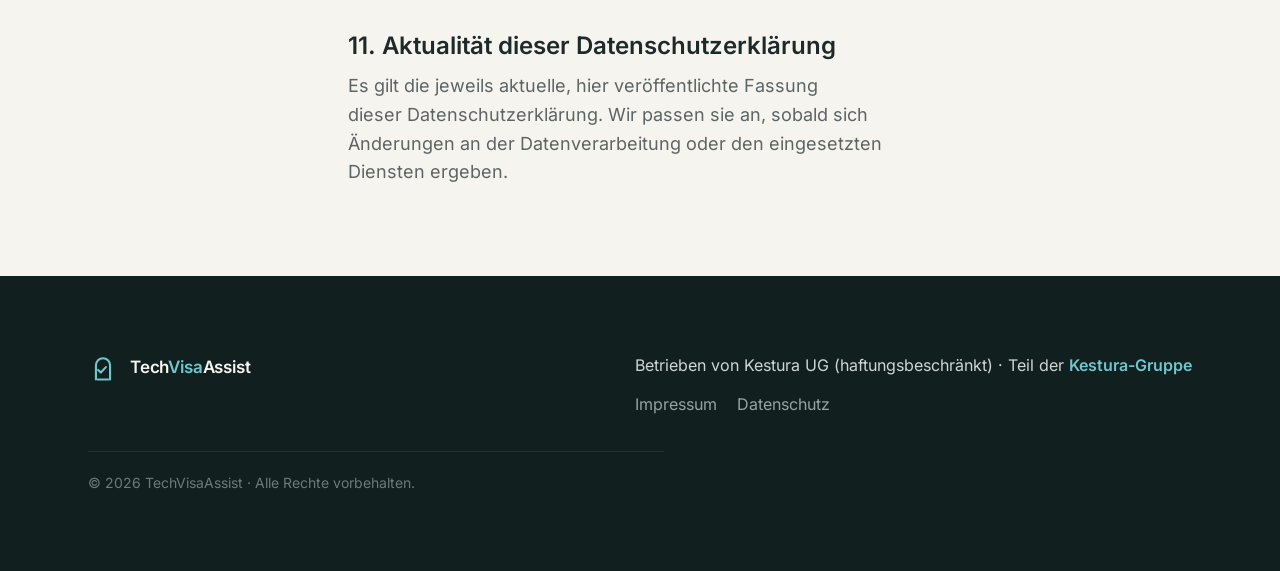
<file: datenschutz.html>
<!DOCTYPE html>
<html lang="de">
<head>
  <meta charset="UTF-8" />
  <meta name="viewport" content="width=device-width, initial-scale=1.0" />
  <title>Datenschutzerklärung — TechVisaAssist</title>
  <meta name="description" content="Datenschutzerklärung nach DSGVO für TechVisaAssist." />
  <meta name="robots" content="noindex" />
  <!-- Fonts: Inter, self-hosted in /fonts (no third-party requests) -->
  <meta http-equiv="Content-Security-Policy" content="default-src 'self'; script-src 'self'; style-src 'self' 'unsafe-inline'; img-src 'self' data:; font-src 'self'; connect-src 'self'; object-src 'none'; base-uri 'self'; form-action 'self' mailto:" />
  <meta name="referrer" content="strict-origin-when-cross-origin" />
  <link rel="stylesheet" href="styles.css" />
  <link rel="icon" href="/favicon.ico" sizes="any" />
  <link rel="icon" href="/favicon.svg" type="image/svg+xml" />
  <link rel="apple-touch-icon" sizes="180x180" href="/apple-touch-icon.png" />
</head>
<body>
  <a class="skip-link" href="#main">Zum Inhalt springen</a>

  <header class="site-header">
    <div class="container">
      <nav class="nav" aria-label="Primary">
        <a class="brand" href="index.html" aria-label="TechVisaAssist Startseite">
          <svg class="logo" width="34" height="34" viewBox="0 0 34 34" fill="none" aria-hidden="true"><path d="M9 30V14a8 8 0 0 1 16 0v16" stroke="currentColor" stroke-width="2.4" stroke-linecap="round"/><path d="M11 30h12" stroke="currentColor" stroke-width="2.4" stroke-linecap="round"/><path d="M11.5 19.2l3 3 5.8-6.2" stroke="currentColor" stroke-width="2.4" stroke-linecap="round" stroke-linejoin="round"/></svg>
          <span class="brand-name">Tech<b>Visa</b>Assist</span>
        </a>
        <div class="nav-end" style="margin-left:auto">
          <a class="btn btn--ghost" href="index.html">← Startseite</a>
        </div>
      </nav>
    </div>
  </header>

  <main id="main" class="legal-main">
    <div class="container container--narrow">
      <a class="back-link" href="index.html">
        <svg width="16" height="16" viewBox="0 0 24 24" fill="none" stroke="currentColor" stroke-width="2" aria-hidden="true"><path d="M15 18l-6-6 6-6" stroke-linecap="round" stroke-linejoin="round"/></svg>
        Zurück zur Startseite
      </a>

      <h1>Datenschutzerklärung</h1>
      <p>
        Wir nehmen den Schutz Ihrer personenbezogenen Daten sehr ernst. Diese Datenschutzerklärung informiert
        Sie über Art, Umfang und Zweck der Verarbeitung personenbezogener Daten gemäß der
        Datenschutz-Grundverordnung (DSGVO) und dem Bundesdatenschutzgesetz (BDSG).
      </p>

      <h2>1. Verantwortlicher</h2>
      <p>
        Verantwortlich für die Datenverarbeitung auf dieser Website ist:<br />
        <strong>Kestura UG (haftungsbeschränkt)</strong>, vertreten durch den Geschäftsführer Andreas Lenz<br />
        Finkenstraße 32, 70794 Filderstadt, Deutschland<br />
        E-Mail: <a href="mailto:contact@kestura.com">contact@kestura.com</a>
      </p>

      <h2>2. Allgemeines zur Datenverarbeitung</h2>
      <p>
        Wir verarbeiten personenbezogene Daten unserer Nutzer grundsätzlich nur, soweit dies zur
        Bereitstellung einer funktionsfähigen Website sowie unserer Inhalte und Leistungen erforderlich ist.
        Rechtsgrundlagen sind insbesondere Art. 6 Abs. 1 lit. a (Einwilligung), lit. b (Vertrag/Anbahnung) und
        lit. f (berechtigtes Interesse) DSGVO.
      </p>

      <h2>3. Hosting</h2>
      <p>
        Diese Website wird über GitHub Pages gehostet, einen Dienst der GitHub, Inc. (88 Colin P. Kelly Jr. Street,
        San Francisco, CA 94107, USA). Beim Aufruf der Seite werden technisch notwendige Server-Logdaten
        (z. B. IP-Adresse, Datum und Uhrzeit des Zugriffs, übertragene Datenmenge, Browsertyp) durch GitHub
        verarbeitet. Rechtsgrundlage ist Art. 6 Abs. 1 lit. f DSGVO (berechtigtes Interesse an einem sicheren
        und stabilen Betrieb). Eine Übermittlung in die USA kann nicht ausgeschlossen werden; GitHub stützt
        diese auf die EU-Standardvertragsklauseln. Weitere Informationen finden Sie in der Datenschutzerklärung
        von GitHub:
        <a href="https://docs.github.com/site-policy/privacy-policies/github-general-privacy-statement" target="_blank" rel="noopener">docs.github.com/site-policy</a>.
      </p>

      <h2>4. Server-Logfiles</h2>
      <p>
        Der Hosting-Anbieter erhebt und speichert automatisch Informationen in Server-Logfiles, die Ihr Browser
        automatisch übermittelt. Diese Daten werden nicht mit anderen Datenquellen zusammengeführt und nach
        Ablauf einer kurzen Frist gelöscht.
      </p>

      <h2>5. Cookies und Einwilligung</h2>
      <p>
        Diese Website verwendet ausschließlich technisch notwendige Cookies sowie eine lokale Speicherung im
        Browser, um Ihre Spracheinstellung und Ihre Cookie-Entscheidung zu speichern. Es werden keine Tracking-,
        Werbe- oder Drittanbieter-Cookies eingesetzt und beim Laden der Seite werden keine Dienste Dritter
        eingebunden. Rechtsgrundlage für technisch notwendige Speicherung ist Art. 6 Abs. 1 lit. f DSGVO.
      </p>

      <h2>6. Kontaktaufnahme per E-Mail</h2>
      <p>
        Wenn Sie uns per E-Mail kontaktieren, werden Ihre Angaben zwecks Bearbeitung der Anfrage und für den
        Fall von Anschlussfragen gespeichert. Rechtsgrundlage ist Art. 6 Abs. 1 lit. b DSGVO
        (vorvertragliche Maßnahmen) bzw. lit. f DSGVO. Wir bitten Sie, keine sensiblen Dokumente per E-Mail zu
        übermitteln; für den Dokumentenaustausch stellen wir einen sicheren Upload-Link bereit.
      </p>

      <h2>7. Zahlungsabwicklung über PayPal</h2>
      <p>
        Die Bezahlung erfolgt nach individueller Bestätigung Ihrer Anfrage über einen sicheren PayPal-Zahlungslink,
        den wir Ihnen per E-Mail zusenden. Anbieter ist PayPal (Europe) S.à r.l. et Cie, S.C.A., 22-24 Boulevard
        Royal, L-2449 Luxemburg. Auf dieser Website ist kein PayPal-Dienst eingebunden; eine Datenübermittlung an
        PayPal erfolgt erst, wenn Sie den zugesandten Zahlungslink aktiv nutzen. Rechtsgrundlage ist Art. 6 Abs. 1
        lit. b DSGVO (Vertragserfüllung). Weitere Informationen finden Sie in der Datenschutzerklärung von PayPal:
        <a href="https://www.paypal.com/de/webapps/mpp/ua/privacy-full" target="_blank" rel="noopener">paypal.com/de/webapps/mpp/ua/privacy-full</a>.
      </p>

      <h2>8. Ihre Rechte als betroffene Person</h2>
      <p>Ihnen stehen nach der DSGVO insbesondere folgende Rechte zu:</p>
      <ul>
        <li>Auskunft über die verarbeiteten Daten (Art. 15 DSGVO)</li>
        <li>Berichtigung unrichtiger Daten (Art. 16 DSGVO)</li>
        <li>Löschung (Art. 17 DSGVO)</li>
        <li>Einschränkung der Verarbeitung (Art. 18 DSGVO)</li>
        <li>Datenübertragbarkeit (Art. 20 DSGVO)</li>
        <li>Widerspruch gegen die Verarbeitung (Art. 21 DSGVO)</li>
        <li>Widerruf erteilter Einwilligungen mit Wirkung für die Zukunft (Art. 7 Abs. 3 DSGVO)</li>
      </ul>

      <h2>9. Beschwerderecht bei der Aufsichtsbehörde</h2>
      <p>
        Sie haben das Recht, sich bei einer Datenschutz-Aufsichtsbehörde zu beschweren, insbesondere in dem
        Mitgliedstaat Ihres Aufenthaltsorts, Ihres Arbeitsplatzes oder des Orts des mutmaßlichen Verstoßes
        (Art. 77 DSGVO).
      </p>

      <h2>10. Speicherdauer</h2>
      <p>
        Personenbezogene Daten werden gelöscht, sobald der Zweck der Speicherung entfällt und keine
        gesetzlichen Aufbewahrungspflichten (z. B. handels- oder steuerrechtlicher Art) entgegenstehen.
      </p>

      <h2>11. Aktualität dieser Datenschutzerklärung</h2>
      <p>
        Es gilt die jeweils aktuelle, hier veröffentlichte Fassung dieser Datenschutzerklärung. Wir passen sie an,
        sobald sich Änderungen an der Datenverarbeitung oder den eingesetzten Diensten ergeben.
      </p>
    </div>
  </main>

  <footer class="site-footer">
    <div class="container">
      <div class="footer-grid">
        <div class="footer-brand">
          <a class="brand" href="index.html" aria-label="TechVisaAssist Startseite">
            <svg class="logo" width="30" height="30" viewBox="0 0 34 34" fill="none" aria-hidden="true" style="color:#6fc6cd"><path d="M9 30V14a8 8 0 0 1 16 0v16" stroke="currentColor" stroke-width="2.4" stroke-linecap="round"/><path d="M11 30h12" stroke="currentColor" stroke-width="2.4" stroke-linecap="round"/><path d="M11.5 19.2l3 3 5.8-6.2" stroke="currentColor" stroke-width="2.4" stroke-linecap="round" stroke-linejoin="round"/></svg>
            <span class="brand-name">Tech<b>Visa</b>Assist</span>
          </a>
        </div>
        <div class="footer-meta">
          <p class="footer-operated">Betrieben von Kestura UG (haftungsbeschränkt) · Teil der <a href="https://kestura.com" target="_blank" rel="noopener">Kestura-Gruppe</a></p>
          <ul class="footer-links" role="list">
            <li><a href="impressum.html">Impressum</a></li>
            <li><a href="datenschutz.html">Datenschutz</a></li>
          </ul>
        </div>
      </div>
      <p class="footer-rights">© <span id="year"></span> TechVisaAssist · Alle Rechte vorbehalten.</p>
    </div>
  </footer>

  <script src="year.js" defer></script>
</body>
</html>
</file>
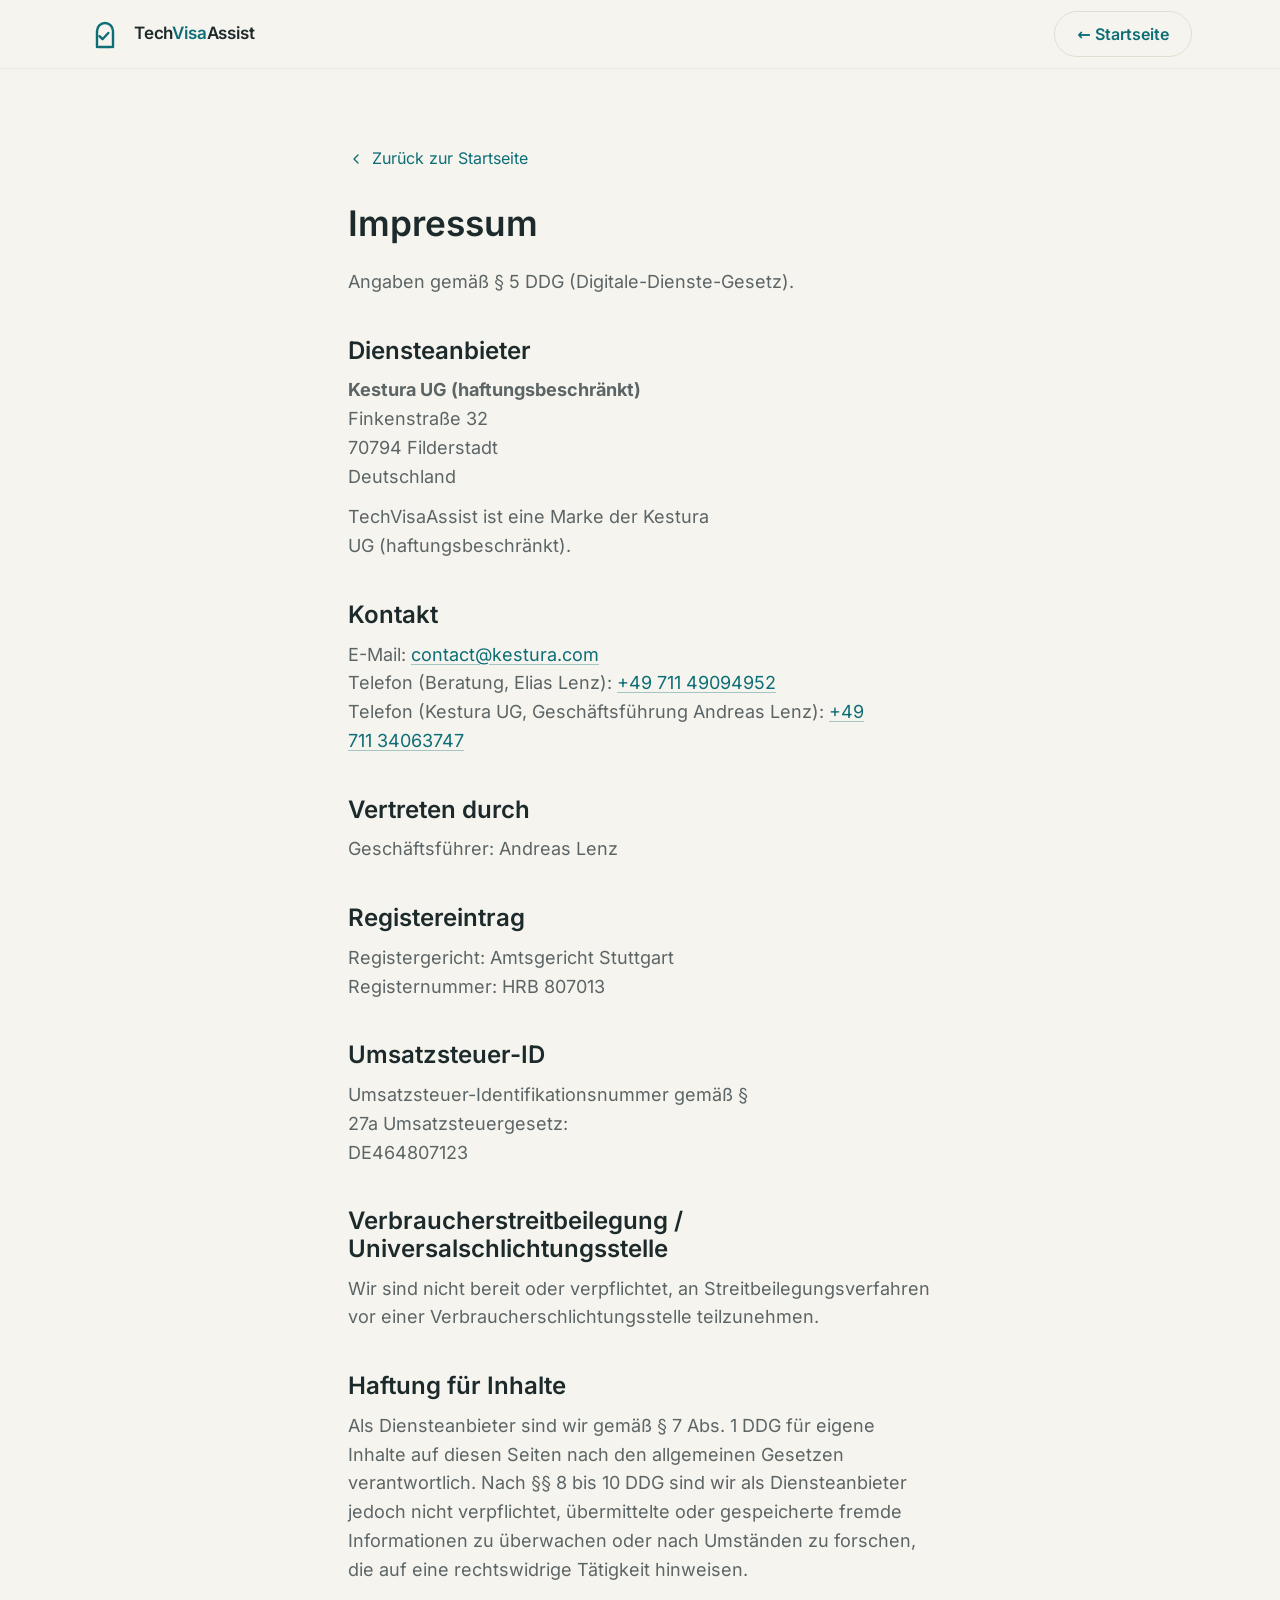
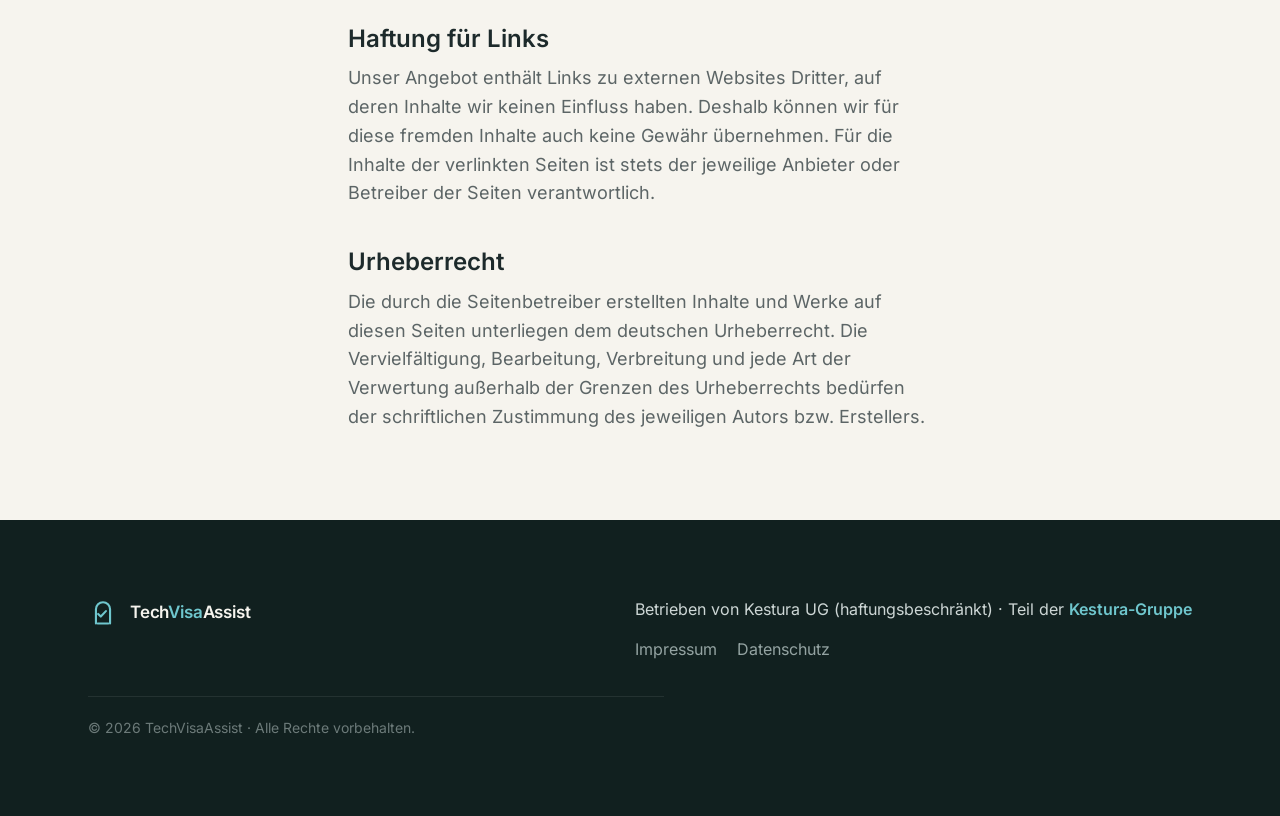
<file: impressum.html>
<!DOCTYPE html>
<html lang="de">
<head>
  <meta charset="UTF-8" />
  <meta name="viewport" content="width=device-width, initial-scale=1.0" />
  <title>Impressum — TechVisaAssist</title>
  <meta name="description" content="Impressum / Anbieterkennzeichnung nach § 5 DDG für TechVisaAssist." />
  <meta name="robots" content="noindex" />
  <!-- Fonts: Inter, self-hosted in /fonts (no third-party requests) -->
  <meta http-equiv="Content-Security-Policy" content="default-src 'self'; script-src 'self'; style-src 'self' 'unsafe-inline'; img-src 'self' data:; font-src 'self'; connect-src 'self'; object-src 'none'; base-uri 'self'; form-action 'self' mailto:" />
  <meta name="referrer" content="strict-origin-when-cross-origin" />
  <link rel="stylesheet" href="styles.css" />
  <link rel="icon" href="/favicon.ico" sizes="any" />
  <link rel="icon" href="/favicon.svg" type="image/svg+xml" />
  <link rel="apple-touch-icon" sizes="180x180" href="/apple-touch-icon.png" />
</head>
<body>
  <a class="skip-link" href="#main">Zum Inhalt springen</a>

  <header class="site-header">
    <div class="container">
      <nav class="nav" aria-label="Primary">
        <a class="brand" href="index.html" aria-label="TechVisaAssist Startseite">
          <svg class="logo" width="34" height="34" viewBox="0 0 34 34" fill="none" aria-hidden="true"><path d="M9 30V14a8 8 0 0 1 16 0v16" stroke="currentColor" stroke-width="2.4" stroke-linecap="round"/><path d="M11 30h12" stroke="currentColor" stroke-width="2.4" stroke-linecap="round"/><path d="M11.5 19.2l3 3 5.8-6.2" stroke="currentColor" stroke-width="2.4" stroke-linecap="round" stroke-linejoin="round"/></svg>
          <span class="brand-name">Tech<b>Visa</b>Assist</span>
        </a>
        <div class="nav-end" style="margin-left:auto">
          <a class="btn btn--ghost" href="index.html">← Startseite</a>
        </div>
      </nav>
    </div>
  </header>

  <main id="main" class="legal-main">
    <div class="container container--narrow">
      <a class="back-link" href="index.html">
        <svg width="16" height="16" viewBox="0 0 24 24" fill="none" stroke="currentColor" stroke-width="2" aria-hidden="true"><path d="M15 18l-6-6 6-6" stroke-linecap="round" stroke-linejoin="round"/></svg>
        Zurück zur Startseite
      </a>

      <h1>Impressum</h1>
      <p>Angaben gemäß § 5 DDG (Digitale-Dienste-Gesetz).</p>

      <h2>Diensteanbieter</h2>
      <p>
        <strong>Kestura UG (haftungsbeschränkt)</strong><br />
        Finkenstraße 32<br />
        70794 Filderstadt<br />
        Deutschland
      </p>
      <p>TechVisaAssist ist eine Marke der Kestura UG (haftungsbeschränkt).</p>

      <h2>Kontakt</h2>
      <p>
        E-Mail: <a href="mailto:contact@kestura.com">contact@kestura.com</a><br />
        Telefon (Beratung, Elias Lenz): <a href="tel:+4971149094952">+49 711 49094952</a><br />
        Telefon (Kestura UG, Geschäftsführung Andreas Lenz): <a href="tel:+4971134063747">+49 711 34063747</a>
      </p>

      <h2>Vertreten durch</h2>
      <p>Geschäftsführer: Andreas Lenz</p>


      <h2>Registereintrag</h2>
      <p>
        Registergericht: Amtsgericht Stuttgart<br />
        Registernummer: HRB 807013
      </p>

      <h2>Umsatzsteuer-ID</h2>
      <p>
        Umsatzsteuer-Identifikationsnummer gemäß § 27a Umsatzsteuergesetz:<br />
        DE464807123
      </p>


      <h2>Verbraucherstreitbeilegung / Universalschlichtungsstelle</h2>
      <p>
        Wir sind nicht bereit oder verpflichtet, an Streitbeilegungsverfahren vor einer
        Verbraucherschlichtungsstelle teilzunehmen.
      </p>

      <h2>Haftung für Inhalte</h2>
      <p>
        Als Diensteanbieter sind wir gemäß § 7 Abs. 1 DDG für eigene Inhalte auf diesen Seiten nach den
        allgemeinen Gesetzen verantwortlich. Nach §§ 8 bis 10 DDG sind wir als Diensteanbieter jedoch nicht
        verpflichtet, übermittelte oder gespeicherte fremde Informationen zu überwachen oder nach Umständen zu
        forschen, die auf eine rechtswidrige Tätigkeit hinweisen.
      </p>

      <h2>Haftung für Links</h2>
      <p>
        Unser Angebot enthält Links zu externen Websites Dritter, auf deren Inhalte wir keinen Einfluss haben.
        Deshalb können wir für diese fremden Inhalte auch keine Gewähr übernehmen. Für die Inhalte der
        verlinkten Seiten ist stets der jeweilige Anbieter oder Betreiber der Seiten verantwortlich.
      </p>

      <h2>Urheberrecht</h2>
      <p>
        Die durch die Seitenbetreiber erstellten Inhalte und Werke auf diesen Seiten unterliegen dem deutschen
        Urheberrecht. Die Vervielfältigung, Bearbeitung, Verbreitung und jede Art der Verwertung außerhalb der
        Grenzen des Urheberrechts bedürfen der schriftlichen Zustimmung des jeweiligen Autors bzw. Erstellers.
      </p>

    </div>
  </main>

  <footer class="site-footer">
    <div class="container">
      <div class="footer-grid">
        <div class="footer-brand">
          <a class="brand" href="index.html" aria-label="TechVisaAssist Startseite">
            <svg class="logo" width="30" height="30" viewBox="0 0 34 34" fill="none" aria-hidden="true" style="color:#6fc6cd"><path d="M9 30V14a8 8 0 0 1 16 0v16" stroke="currentColor" stroke-width="2.4" stroke-linecap="round"/><path d="M11 30h12" stroke="currentColor" stroke-width="2.4" stroke-linecap="round"/><path d="M11.5 19.2l3 3 5.8-6.2" stroke="currentColor" stroke-width="2.4" stroke-linecap="round" stroke-linejoin="round"/></svg>
            <span class="brand-name">Tech<b>Visa</b>Assist</span>
          </a>
        </div>
        <div class="footer-meta">
          <p class="footer-operated">Betrieben von Kestura UG (haftungsbeschränkt) · Teil der <a href="https://kestura.com" target="_blank" rel="noopener">Kestura-Gruppe</a></p>
          <ul class="footer-links" role="list">
            <li><a href="impressum.html">Impressum</a></li>
            <li><a href="datenschutz.html">Datenschutz</a></li>
          </ul>
        </div>
      </div>
      <p class="footer-rights">© <span id="year"></span> TechVisaAssist · Alle Rechte vorbehalten.</p>
    </div>
  </footer>

  <script src="year.js" defer></script>
</body>
</html>
</file>
<file: styles.css>
/* Self-hosted Inter (SIL OFL 1.1, see fonts/OFL-Inter.txt) — GDPR: no external font requests */
@font-face { font-family: 'Inter'; src: url('/fonts/inter-latin-400.woff2') format('woff2'); font-weight: 400; font-style: normal; font-display: swap; }
@font-face { font-family: 'Inter'; src: url('/fonts/inter-latin-500.woff2') format('woff2'); font-weight: 500; font-style: normal; font-display: swap; }
@font-face { font-family: 'Inter'; src: url('/fonts/inter-latin-600.woff2') format('woff2'); font-weight: 600; font-style: normal; font-display: swap; }
@font-face { font-family: 'Inter'; src: url('/fonts/inter-latin-700.woff2') format('woff2'); font-weight: 700; font-style: normal; font-display: swap; }

/* =============================================================
   TechVisaAssist — styles.css
   Calm, trustworthy, civic. Deep teal primary, warm neutral bg.
   ============================================================= */

/* ---------- Design Tokens ---------- */
:root {
  /* Type scale (fluid) */
  --text-xs: clamp(0.75rem, 0.7rem + 0.25vw, 0.875rem);
  --text-sm: clamp(0.875rem, 0.8rem + 0.35vw, 1rem);
  --text-base: clamp(1rem, 0.95rem + 0.25vw, 1.125rem);
  --text-lg: clamp(1.125rem, 1rem + 0.75vw, 1.5rem);
  --text-xl: clamp(1.5rem, 1.2rem + 1.25vw, 2.25rem);
  --text-2xl: clamp(2rem, 1.2rem + 2.5vw, 3.25rem);

  /* Spacing (4px base) */
  --space-1: 0.25rem;  --space-2: 0.5rem;  --space-3: 0.75rem;
  --space-4: 1rem;     --space-5: 1.25rem; --space-6: 1.5rem;
  --space-8: 2rem;     --space-10: 2.5rem; --space-12: 3rem;
  --space-16: 4rem;    --space-20: 5rem;   --space-24: 6rem;
  --space-32: 8rem;

  /* Colors — light (civic teal + warm cream) */
  --color-bg: #f6f4ee;
  --color-surface: #fbfaf6;
  --color-surface-2: #ffffff;
  --color-surface-offset: #efece3;
  --color-border: #e1ddd1;
  --color-divider: #ebe7dd;

  --color-text: #1d2a2b;
  --color-text-muted: #5c6566;
  --color-text-faint: #97999a;
  --color-text-inverse: #f6f4ee;

  --color-primary: #0d6e76;          /* deep trustworthy teal */
  --color-primary-hover: #0a565d;
  --color-primary-active: #083f44;
  --color-primary-soft: #dceaea;     /* tints / badges */
  --color-primary-faint: #ebf3f2;

  --color-accent: #d98a2b;           /* warm friendly amber */
  --color-accent-soft: #f6e6cf;

  --color-success: #3f7a3f;

  --radius-sm: 0.375rem;
  --radius-md: 0.625rem;
  --radius-lg: 1rem;
  --radius-xl: 1.5rem;
  --radius-full: 9999px;

  --transition-interactive: 180ms cubic-bezier(0.16, 1, 0.3, 1);

  --shadow-sm: 0 1px 2px rgba(29, 42, 43, 0.06);
  --shadow-md: 0 6px 20px rgba(29, 42, 43, 0.08);
  --shadow-lg: 0 18px 44px rgba(29, 42, 43, 0.12);

  --content-narrow: 680px;
  --content-default: 1000px;
  --content-wide: 1200px;

  --font-display: "Inter", system-ui, sans-serif;
  --font-body: "Inter", system-ui, -apple-system, sans-serif;

  --nav-h: 4.25rem;
}

/* ---------- Base ---------- */
*, *::before, *::after { box-sizing: border-box; margin: 0; padding: 0; }

html {
  -webkit-font-smoothing: antialiased;
  -moz-osx-font-smoothing: grayscale;
  text-rendering: optimizeLegibility;
  scroll-behavior: smooth;
  scroll-padding-top: calc(var(--nav-h) + var(--space-4));
}

body {
  min-height: 100dvh;
  line-height: 1.6;
  font-family: var(--font-body);
  font-size: var(--text-base);
  color: var(--color-text);
  background-color: var(--color-bg);
}

img, picture, svg { display: block; max-width: 100%; height: auto; }
ul[role="list"] { list-style: none; }
input, button, textarea, select { font: inherit; color: inherit; }

h1, h2, h3, h4 { text-wrap: balance; line-height: 1.15; font-family: var(--font-display); font-weight: 600; }
p { text-wrap: pretty; max-width: 64ch; }

a { color: var(--color-primary); text-decoration-color: color-mix(in srgb, var(--color-primary) 35%, transparent); text-underline-offset: 3px; }
a:hover { color: var(--color-primary-hover); }

button { cursor: pointer; background: none; border: none; }

::selection { background: color-mix(in srgb, var(--color-primary) 22%, transparent); color: var(--color-text); }

:focus-visible {
  outline: 2px solid var(--color-primary);
  outline-offset: 3px;
  border-radius: var(--radius-sm);
}

a, button, [role="button"], input, textarea, select {
  transition: color var(--transition-interactive),
    background var(--transition-interactive),
    border-color var(--transition-interactive),
    box-shadow var(--transition-interactive),
    transform var(--transition-interactive);
}

@media (prefers-reduced-motion: reduce) {
  *, *::before, *::after {
    animation-duration: 0.01ms !important;
    transition-duration: 0.01ms !important;
    scroll-behavior: auto !important;
  }
}

.sr-only {
  position: absolute; width: 1px; height: 1px; padding: 0; margin: -1px;
  overflow: hidden; clip: rect(0,0,0,0); white-space: nowrap; border: 0;
}

.skip-link {
  position: absolute; left: var(--space-3); top: -3rem;
  background: var(--color-primary); color: #fff; padding: var(--space-2) var(--space-4);
  border-radius: var(--radius-md); z-index: 200; font-size: var(--text-sm);
}
.skip-link:focus { top: var(--space-3); }

/* ---------- Layout helpers ---------- */
.container {
  width: 100%;
  max-width: var(--content-wide);
  margin-inline: auto;
  padding-inline: clamp(var(--space-5), 5vw, var(--space-12));
}
.container--narrow { max-width: var(--content-narrow); }

section { padding-block: clamp(var(--space-16), 8vw, var(--space-32)); }

.eyebrow {
  display: inline-block;
  font-size: var(--text-sm);
  font-weight: 600;
  letter-spacing: 0.04em;
  color: var(--color-primary);
  text-transform: none;
  margin-bottom: var(--space-3);
}

.section-head { max-width: 56ch; margin-bottom: clamp(var(--space-8), 4vw, var(--space-12)); }
.section-head h2 { font-size: var(--text-xl); }
.section-head p { color: var(--color-text-muted); margin-top: var(--space-4); font-size: var(--text-base); }

/* ---------- Buttons ---------- */
.btn {
  display: inline-flex; align-items: center; justify-content: center; gap: var(--space-2);
  font-size: var(--text-sm); font-weight: 600; line-height: 1;
  padding: 0.875rem 1.4rem; border-radius: var(--radius-full);
  min-height: 44px; white-space: nowrap; text-decoration: none;
}
.btn--primary { background: var(--color-primary); color: #fff; box-shadow: var(--shadow-sm); }
.btn--primary:hover { background: var(--color-primary-hover); color: #fff; transform: translateY(-1px); box-shadow: var(--shadow-md); }
.btn--ghost { background: transparent; color: var(--color-primary); border: 1.5px solid var(--color-border); }
.btn--ghost:hover { border-color: var(--color-primary); background: var(--color-primary-faint); color: var(--color-primary-hover); }
.btn--block { width: 100%; }

/* ---------- Header / Nav ---------- */
.site-header {
  position: sticky; top: 0; z-index: 100;
  background: color-mix(in srgb, var(--color-bg) 88%, transparent);
  backdrop-filter: saturate(140%) blur(10px);
  border-bottom: 1px solid var(--color-divider);
}
.nav {
  display: flex; align-items: center; gap: var(--space-4);
  height: var(--nav-h);
}
.brand { display: inline-flex; align-items: center; gap: var(--space-3); text-decoration: none; color: var(--color-text); flex-shrink: 0; }
.brand:hover { color: var(--color-text); }
.brand .logo { color: var(--color-primary); }
.brand-name { font-family: var(--font-display); font-weight: 600; font-size: 1.0625rem; letter-spacing: -0.01em; }
.brand-name b { color: var(--color-primary); font-weight: 600; }

.nav-links {
  display: flex; align-items: center; gap: clamp(var(--space-3), 2vw, var(--space-6));
  margin-left: auto;
  list-style: none;
}
.nav-links a {
  color: var(--color-text-muted); text-decoration: none; font-size: var(--text-sm); font-weight: 500;
  padding: var(--space-2) var(--space-1);
}
.nav-links a:hover { color: var(--color-primary); }
/* The in-menu CTA is for the mobile dropdown only; hide on desktop */
.nav-cta-mobile { display: none; }
.nav-links a.nav-cta-mobile { color: #fff; }

.nav-end { display: flex; align-items: center; gap: var(--space-3); }

.lang-switch {
  display: inline-flex; align-items: center;
  border: 1px solid var(--color-border); border-radius: var(--radius-full);
  padding: 3px; background: var(--color-surface);
}
.lang-switch button {
  font-size: var(--text-xs); font-weight: 600; color: var(--color-text-muted);
  padding: 0.3rem 0.55rem; border-radius: var(--radius-full); line-height: 1; min-width: 2rem;
}
.lang-switch button:hover { color: var(--color-primary); }
.lang-switch button.is-active { background: var(--color-primary); color: #fff; }

.nav-toggle {
  display: none; align-items: center; justify-content: center;
  width: 44px; height: 44px; border-radius: var(--radius-md); color: var(--color-text);
}

/* ---------- Hero ---------- */
.hero { padding-block: clamp(var(--space-16), 7vw, var(--space-24)); }
.hero-grid {
  display: grid; grid-template-columns: 1.05fr 0.95fr; gap: clamp(var(--space-8), 5vw, var(--space-16));
  align-items: center;
}
.hero-copy { max-width: 36ch; }
.hero h1 { font-size: var(--text-2xl); letter-spacing: -0.02em; }
.hero .lead { color: var(--color-text-muted); font-size: var(--text-lg); margin-top: var(--space-5); max-width: 42ch; }
.hero-actions { display: flex; flex-wrap: wrap; gap: var(--space-3); margin-top: var(--space-8); }
.hero-trust {
  display: flex; align-items: center; gap: var(--space-2);
  margin-top: var(--space-6); color: var(--color-text-muted); font-size: var(--text-sm);
}
.hero-trust svg { color: var(--color-primary); flex-shrink: 0; }
.hero-media {
  position: relative; border-radius: var(--radius-xl); overflow: hidden;
  box-shadow: var(--shadow-lg); border: 1px solid var(--color-border);
}
.hero-media img { width: 100%; aspect-ratio: 16 / 11; object-fit: cover; }

/* ---------- About ---------- */
.about { background: var(--color-surface); border-block: 1px solid var(--color-divider); }
.about-grid { display: grid; grid-template-columns: 0.9fr 1.1fr; gap: clamp(var(--space-8), 5vw, var(--space-16)); align-items: center; }
.about-media { border-radius: var(--radius-xl); overflow: hidden; box-shadow: var(--shadow-md); border: 1px solid var(--color-border); }
.about-media img { width: 100%; aspect-ratio: 4 / 3; object-fit: cover; }
.about h2 { font-size: var(--text-xl); }
.about-body { color: var(--color-text-muted); margin-top: var(--space-4); }
.trust-points { list-style: none; display: grid; grid-template-columns: 1fr 1fr; gap: var(--space-5); margin-top: var(--space-8); }
.trust-points li { display: flex; gap: var(--space-3); }
.trust-points .tp-icon { color: var(--color-primary); flex-shrink: 0; margin-top: 2px; }
.trust-points h3 { font-size: var(--text-base); font-family: var(--font-body); font-weight: 600; }
.trust-points p { font-size: var(--text-sm); color: var(--color-text-muted); margin-top: 2px; }

/* ---------- Services ---------- */
.services-grid {
  display: grid; gap: var(--space-5);
  grid-template-columns: repeat(2, 1fr);
}
.service-card {
  background: var(--color-surface-2); border: 1px solid var(--color-border);
  border-radius: var(--radius-lg); padding: clamp(var(--space-6), 3vw, var(--space-8));
  display: flex; flex-direction: column; gap: var(--space-3);
}
.service-card:hover { box-shadow: var(--shadow-md); transform: translateY(-2px); }
.service-card .s-icon {
  color: var(--color-primary); width: 32px; height: 32px; margin-bottom: var(--space-2);
}
.service-card h3 { font-size: var(--text-lg); }
.service-card p { color: var(--color-text-muted); font-size: var(--text-sm); }
/* feature the premium card full-width to break the uniform grid */
.service-card--feature { grid-column: 1 / -1; flex-direction: row; align-items: flex-start; gap: var(--space-6); background: var(--color-primary-faint); border-color: var(--color-primary-soft); }
.service-card--feature .s-icon { margin-bottom: 0; }
.service-card--feature .s-body { flex: 1; }
.service-card--feature p { max-width: 70ch; }

/* ---------- Pricing ---------- */
.pricing { background: var(--color-surface); border-block: 1px solid var(--color-divider); }
.pricing-grid { display: grid; gap: var(--space-5); grid-template-columns: repeat(4, minmax(0, 1fr)); align-items: start; }
.price-card {
  background: var(--color-surface-2); border: 1px solid var(--color-border);
  border-radius: var(--radius-lg); padding: var(--space-6);
  display: flex; flex-direction: column; gap: var(--space-4); height: 100%; overflow-wrap: anywhere;
}
.price-card--featured { border-color: var(--color-primary); box-shadow: var(--shadow-md); position: relative; }
.price-badge {
  position: absolute; top: -0.75rem; left: var(--space-6);
  background: var(--color-primary); color: #fff; font-size: var(--text-xs); font-weight: 600;
  padding: 0.3rem 0.7rem; border-radius: var(--radius-full);
}
.price-card h3 { font-size: var(--text-lg); }
.price-card .price-desc { color: var(--color-text-muted); font-size: var(--text-sm); }
.price-amount { display: flex; align-items: baseline; gap: var(--space-2); }
.price-amount .on-request { font-family: var(--font-display); font-size: var(--text-lg); font-weight: 600; color: var(--color-primary); }
.price-features { list-style: none; display: flex; flex-direction: column; gap: var(--space-2); }
.price-features li { display: flex; gap: var(--space-2); font-size: var(--text-sm); color: var(--color-text-muted); }
.price-features svg { color: var(--color-primary); flex-shrink: 0; margin-top: 3px; }
.price-cta-area { margin-top: auto; padding-top: var(--space-2); }
.price-cta-area .btn { white-space: normal; line-height: 1.4; }
.btn--block { display: flex; width: 100%; justify-content: center; }

/* ---------- Booking ---------- */
.booking-grid { display: grid; grid-template-columns: 1fr 1fr; gap: clamp(var(--space-8), 5vw, var(--space-16)); align-items: start; }
.steps { list-style: none; counter-reset: step; display: flex; flex-direction: column; gap: var(--space-6); }
.steps li { display: flex; gap: var(--space-4); }
.steps .step-num {
  flex-shrink: 0; width: 2.25rem; height: 2.25rem; border-radius: var(--radius-full);
  background: var(--color-primary); color: #fff; display: grid; place-items: center;
  font-family: var(--font-display); font-weight: 600; font-size: var(--text-base);
}
.steps h3 { font-size: var(--text-base); font-family: var(--font-body); font-weight: 600; }
.steps p { color: var(--color-text-muted); font-size: var(--text-sm); margin-top: 2px; }

.booking-media { border-radius: var(--radius-xl); overflow: hidden; box-shadow: var(--shadow-md); border: 1px solid var(--color-border); margin-bottom: var(--space-6); }
.booking-media img { width: 100%; aspect-ratio: 4 / 3; object-fit: cover; }

.booking-cta { margin-top: var(--space-8); }

.policy {
  margin-top: var(--space-8); background: var(--color-primary-faint);
  border: 1px solid var(--color-primary-soft); border-radius: var(--radius-lg);
  padding: var(--space-6);
}
.policy h3 { font-size: var(--text-base); font-family: var(--font-body); font-weight: 600; display: flex; gap: var(--space-2); align-items: center; }
.policy h3 svg { color: var(--color-primary); }
.policy p { color: var(--color-text-muted); font-size: var(--text-sm); margin-top: var(--space-2); max-width: none; }

/* ---------- Contact ---------- */
.contact { background: var(--color-surface); border-block: 1px solid var(--color-divider); }
.contact-card {
  background: var(--color-surface-2); border: 1px solid var(--color-border);
  border-radius: var(--radius-lg); padding: clamp(var(--space-6), 4vw, var(--space-10));
}
.contact h2 { font-size: var(--text-xl); }
.contact-body { color: var(--color-text-muted); margin-top: var(--space-4); }
.contact-email {
  display: inline-flex; align-items: center; gap: var(--space-3); margin-top: var(--space-6);
  font-family: var(--font-display); font-size: var(--text-lg); font-weight: 600;
  color: var(--color-primary); text-decoration: none;
}
.contact-email svg { color: var(--color-primary); }
.contact-email:hover { color: var(--color-primary-hover); }
.contact-note { font-size: var(--text-sm); color: var(--color-text-faint); margin-top: var(--space-6); border-top: 1px solid var(--color-divider); padding-top: var(--space-4); }

/* ---------- Footer ---------- */
.site-footer { background: #11201f; color: #cdd6d5; padding-block: clamp(var(--space-12), 6vw, var(--space-20)); }
.footer-grid { display: flex; flex-wrap: wrap; justify-content: space-between; gap: var(--space-8); }
.footer-brand { max-width: 34ch; }
.footer-brand .brand { color: #f6f4ee; }
.footer-brand .brand-name b { color: #6fc6cd; }
.footer-tagline { color: #94a3a2; font-size: var(--text-sm); margin-top: var(--space-4); }
.footer-meta { display: flex; flex-direction: column; gap: var(--space-3); }
.footer-operated { font-size: var(--text-sm); color: #cdd6d5; }
.footer-operated a { color: #6fc6cd; text-decoration: none; font-weight: 600; }
.footer-operated a:hover { text-decoration: underline; }
.footer-links { display: flex; gap: var(--space-5); list-style: none; }
.footer-links a { color: #94a3a2; text-decoration: none; font-size: var(--text-sm); }
.footer-links a:hover { color: #f6f4ee; }
.footer-rights { color: #6c7a79; font-size: var(--text-xs); margin-top: var(--space-8); border-top: 1px solid rgba(255,255,255,0.08); padding-top: var(--space-5); }

/* ---------- Cookie banner ---------- */
.cookie-banner {
  position: fixed; right: var(--space-4); bottom: var(--space-4); left: auto; z-index: 150;
  max-width: 380px; margin-inline: 0;
  background: var(--color-surface-2); border: 1px solid var(--color-border);
  border-radius: var(--radius-lg); box-shadow: var(--shadow-lg);
  padding: var(--space-5); display: none;
}
.cookie-banner.is-visible { display: block; }
.cookie-banner p { font-size: var(--text-sm); color: var(--color-text-muted); max-width: none; }
.cookie-banner p a { color: var(--color-primary); }
.cookie-actions { display: flex; flex-wrap: wrap; gap: var(--space-3); margin-top: var(--space-4); }
.cookie-actions .btn { padding: 0.6rem 1.1rem; }
.btn--small { font-size: var(--text-sm); }

/* ---------- Legal pages ---------- */
.legal-main { padding-block: clamp(var(--space-12), 6vw, var(--space-24)); }
.legal-main h1 { font-size: var(--text-xl); margin-bottom: var(--space-6); }
.legal-main h2 { font-size: var(--text-lg); margin-top: var(--space-10); margin-bottom: var(--space-3); }
.legal-main h3 { font-size: var(--text-base); font-family: var(--font-body); font-weight: 600; margin-top: var(--space-6); margin-bottom: var(--space-2); }
.legal-main p, .legal-main li { color: var(--color-text-muted); font-size: var(--text-base); margin-bottom: var(--space-3); }
.legal-main ul { padding-left: var(--space-6); }
.back-link { display: inline-flex; align-items: center; gap: var(--space-2); margin-bottom: var(--space-8); font-size: var(--text-sm); text-decoration: none; color: var(--color-primary); }
.back-link:hover { gap: var(--space-3); }

/* =============================================================
   Responsive — mobile-first collapse
   ============================================================= */
@media (max-width: 960px) {
  .pricing-grid { grid-template-columns: repeat(2, minmax(0, 1fr)); }
}

@media (max-width: 1024px) {
  .nav-links, .nav-cta-desktop { display: none; }
  .nav-end { margin-left: auto; }
  .nav-toggle { display: inline-flex; }
  .nav-links.is-open {
    display: flex; flex-direction: column; align-items: flex-start; gap: var(--space-2);
    position: absolute; left: 0; right: 0; top: var(--nav-h);
    background: var(--color-surface-2); border-bottom: 1px solid var(--color-border);
    padding: var(--space-5) clamp(var(--space-5), 5vw, var(--space-12)); box-shadow: var(--shadow-md);
  }
  .nav-links.is-open a { width: 100%; padding: var(--space-3) 0; font-size: var(--text-base); }
  .nav-links.is-open .nav-cta-mobile { display: inline-flex; margin-top: var(--space-2); }
  .nav-cta-mobile { display: none; }
}

@media (max-width: 860px) {
  .hero-grid { grid-template-columns: 1fr; }
  .hero-media { order: -1; }
  .hero-copy, .hero .lead { max-width: 100%; }

  .about-grid { grid-template-columns: 1fr; }
  .about-media { order: -1; }

  .booking-grid { grid-template-columns: 1fr; }
}

@media (max-width: 620px) {
  .cookie-banner { left: var(--space-3); right: var(--space-3); max-width: none; }
  .services-grid { grid-template-columns: 1fr; }
  .service-card--feature { flex-direction: column; gap: var(--space-3); }
  .pricing-grid { grid-template-columns: 1fr; }
  .trust-points { grid-template-columns: 1fr; }
  .footer-grid { flex-direction: column; }
  .hero-actions .btn { flex: 1; }
  .cookie-actions .btn { flex: 1; }
}

@media (max-width: 400px) {
  :root { --nav-h: 6.375rem; }
  .nav { flex-wrap: wrap; gap: 0; padding-block: var(--space-2); }
  .nav-end { width: 100%; justify-content: space-between; }
}
</file>
